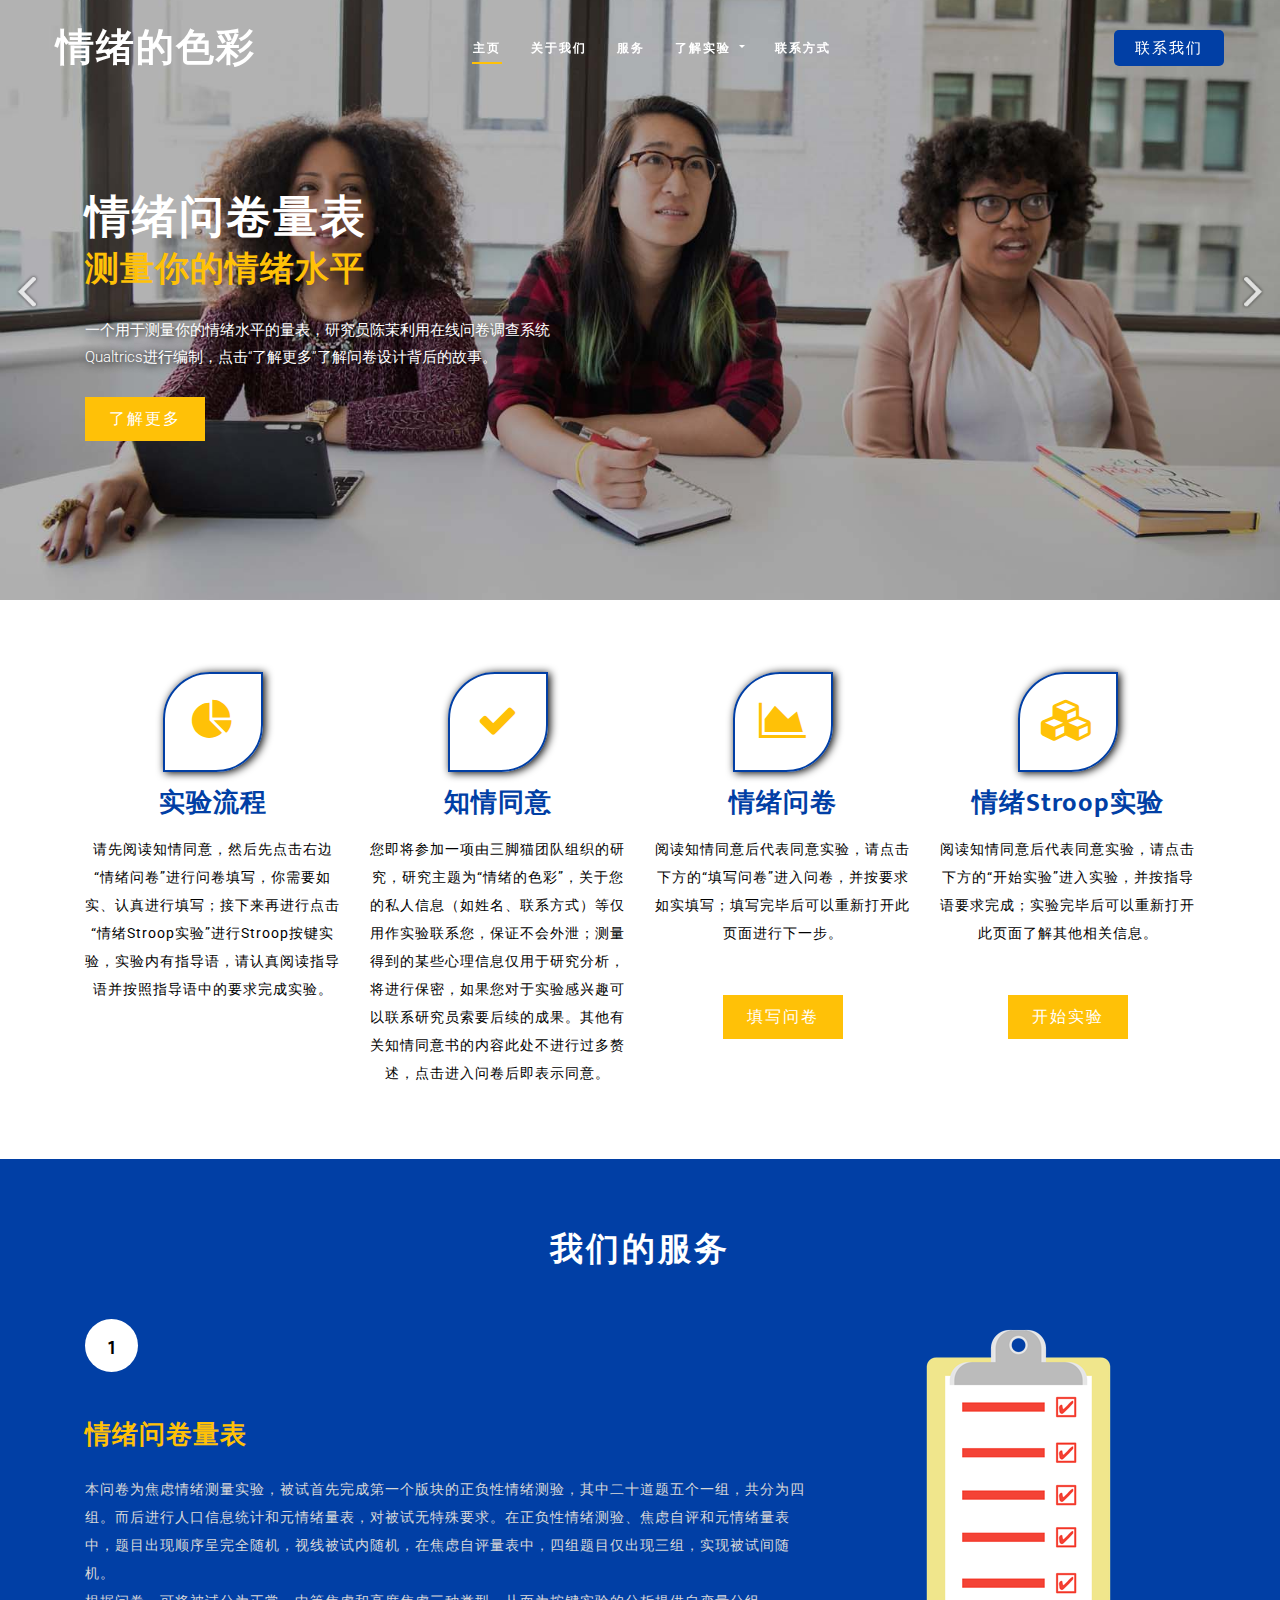
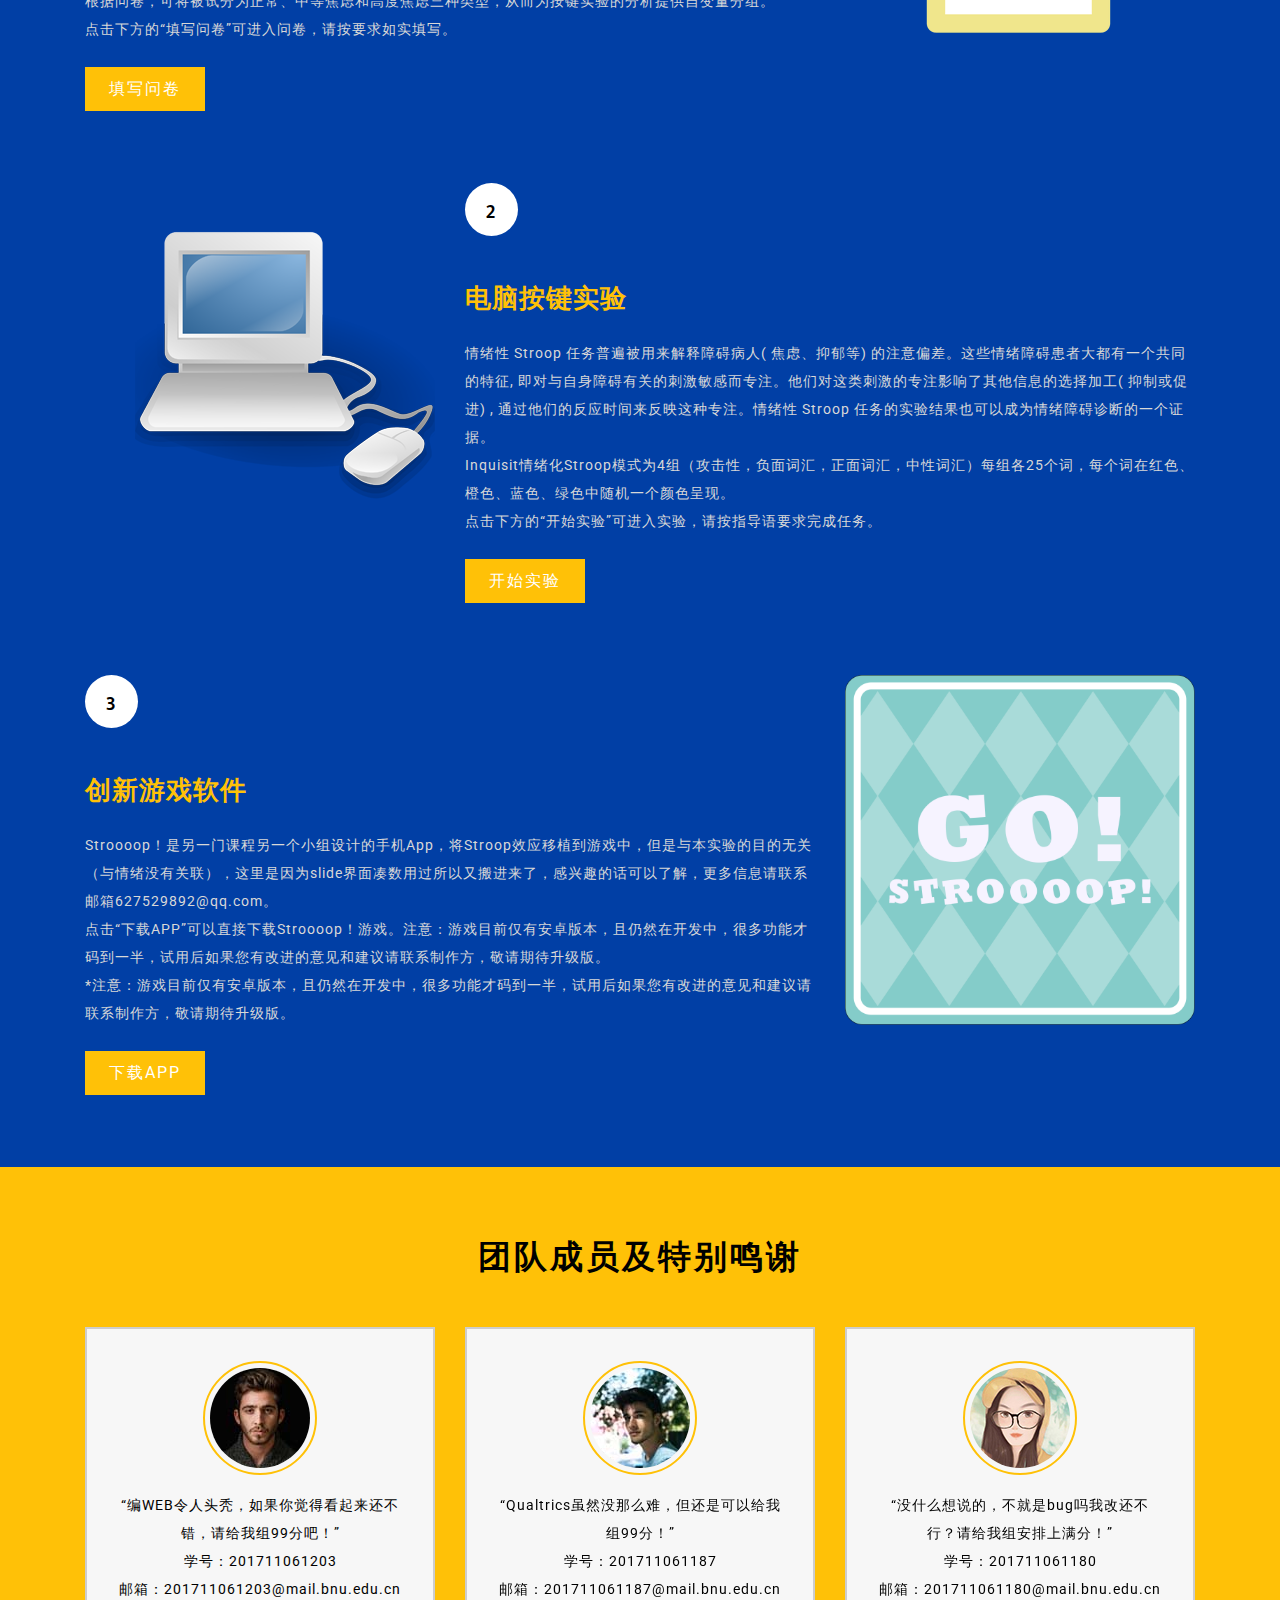
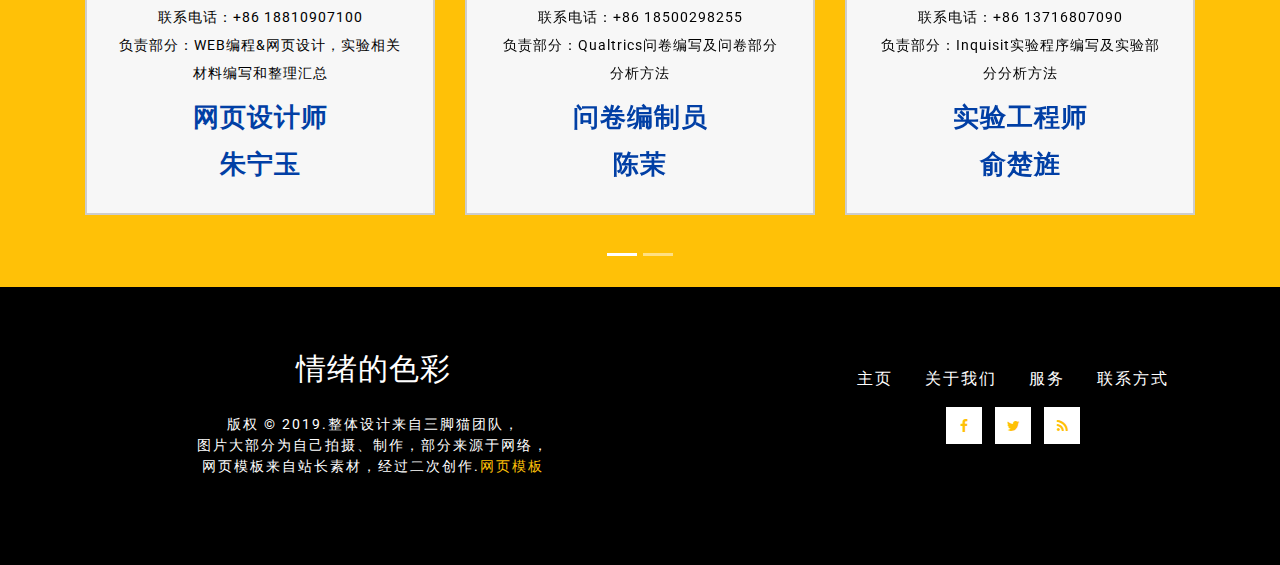
<file: index.html>
<!DOCTYPE html>
<html lang="zxx">
   <head>
      <meta charset="utf-8">
      <title>情绪的色彩-主页</title>
      <!--meta tags -->
      <meta charset="UTF-8">
      <meta name="viewport" content="width=device-width, initial-scale=1">
      <meta name="keywords" content="" />
      <script>
         addEventListener("load", function () {
         	setTimeout(hideURLbar, 0);
         }, false);
         
         function hideURLbar() {
         	window.scrollTo(0, 1);
         }
      </script>
      <!--//meta tags ends here-->
      <!--booststrap-->
      <link href="css/bootstrap.min.css" rel="stylesheet" type="text/css" media="all">
      <!--//booststrap end-->
      <!-- font-awesome icons -->
      <link href="css/font-awesome.css" rel="stylesheet">
      <!-- //font-awesome icons -->
      <!--stylesheets-->
      <link href="css/style.css" rel='stylesheet' type='text/css' media="all">
      <!--//stylesheets-->
      <link href="http://fonts.googleapis.com/css?family=Mukta+Malar:400,500,600,700" rel="stylesheet">
      <link href="http://fonts.googleapis.com/css?family=Roboto:400,500" rel="stylesheet">
   </head>
   <body>
      <div class="header-outs" id="header">
         <!--banner -->
         <div class="header-w3layouts">
            <!--//navigation section -->
            <nav class="navbar navbar-expand-lg navbar-light">
               <div class="hedder-up">
                  <h1><a class="navbar-brand" href="index.html">情绪的色彩</a></h1>
               </div>
               <button class="navbar-toggler" type="button" data-toggle="collapse" data-target="#navbarSupportedContent" aria-controls="navbarSupportedContent" aria-expanded="false" aria-label="Toggle navigation">
               <span class="navbar-toggler-icon"></span>
               </button>
               <div class="collapse navbar-collapse justify-content-end" id="navbarSupportedContent">
                  <ul class="navbar-nav ">
                     <li class="nav-item active">
                        <a class="nav-link" href="index.html">主页 <span class="sr-only">(current)</span></a>
                     </li>
                     <li class="nav-item">
                        <a href="about.html" class="nav-link ">关于我们</a>
                     </li>
                     <li class="nav-item">
                        <a href="service.html" class="nav-link">服务</a>
                     </li>
                     <li class="nav-item dropdown">
                        <a class="nav-link dropdown-toggle" href="#" id="navbarDropdown" role="button" data-toggle="dropdown" aria-haspopup="true" aria-expanded="false">
                        了解实验
                        </a>
                        <div class="dropdown-menu" aria-labelledby="navbarDropdown">
                           <a class="nav-link " href="wenjuanfenxi.html">情绪问卷了解一下</a>
                           <a href="shiyanfenxi.html" class="nav-link">按键实验了解一下</a>
                        </div>
                     </li>
                     <li class="nav-item">
                        <a href="contact.html" class="nav-link">联系方式</a>
                     </li>
                     
                  </ul>
                  <div class="both-butns">
                     <ul>
                        
                        <li>
                           <div class="contact-hedder">
                              <a href="contact.html">
                              联系我们</a>
                           </div>
                        </li>
                     </ul>
                  </div>
               </div>
            </nav>
            <!--//navigation section -->
            <div class="clearfix"> </div>
         </div>
      </div>
      <!-- //Navigation -->
      <!-- Slideshow 4 -->
      <div class="slider">
         <div class="callbacks_container">
            <ul class="rslides" id="slider4">
               <li>
                  <div class="slider-img one-img">
                     <div class="container">
                        <div class="slider-info ">
                           <h5>情绪问卷量表</h5>
                           <div class="slider-sub">
                              <h6>测量你的情绪水平</h6>
                           </div>
                           <div class="bottom-info">
                              <p>
                                 一个用于测量你的情绪水平的量表，研究员陈茉利用在线问卷调查系统Qualtrics进行编制，点击“了解更多”了解问卷设计背后的故事。
                              </p>
                           </div>
                           <div class="outs_more-buttn">
                              <a href="about.html">了解更多</a>
                           </div>
                        </div>
                     </div>
                  </div>
               </li>
               <li>
                  <div class="slider-img two-img">
                     <div class="container">
                        <div class="slider-info ">
                           <h5>情绪Stroop按键实验
                           </h5>
                           <div class="slider-sub">
                              <h6>测量情绪Stroop效应</h6>
                           </div>
                           <div class="bottom-info">
                              <p>
                                 情绪Stroop效应主要是指刺激中的情绪信息对非情绪信息的影响，研究员俞楚旌利用Inquisit软件进行实验程序编制，点击“了解更多”了解实验设计背后的故事。
                              </p>
                           </div>
                           <div class="outs_more-buttn">
                              <a href="about.html">了解更多</a>
                           </div>
                        </div>
                     </div>
                  </div>
               </li>
               <li>
                  <div class="slider-img three-img">
                     <div class="container">
                        <div class="slider-info">
                           <h5>Stroop的另类玩法
                           </h5>
                           <div class="slider-sub">
                              <h6>Stroooop！安卓手机游戏</h6>
                           </div>
                           <div class="bottom-info">
                              <p>
                                 Stroooop！是另一门课程另一个小组设计的手机App，将Stroop效应移植到游戏中，这里是因为想把slide界面凑数成三个才把它搬进来的。点击“了解更多”了解App设计团队信息。
                              </p>
                           </div>
                           <div class="outs_more-buttn">
                              <a href="about.html">了解更多</a>
                           </div>
                        </div>
                     </div>
                  </div>
               </li>
            </ul>
         </div>
         <!-- This is here just to demonstrate the callbacks -->
         <!-- <ul class="events">
            <li>Example 4 callback events</li>
            </ul>-->
         <div class="clearfix"></div>
      </div>
      <!-- //banner -->
      <!-- //about -->
      <section class="about py-lg-4 py-md-3 py-sm-3 py-3">
         <div class="container py-lg-5 py-md-5 py-sm-4 py-4">
            <div class="row w3layout-abt-info text-center">
               <div class="col-lg-3 col-md-6 col-sm-6 abut-list-w3layouts">
                  <div class="abtr-inner-sub">
                     <span class="fa fa-pie-chart" aria-hidden="true"></span>
                     <div class="abt-icon-list-wls mt-3">
                        <h4 class="mb-3">实验流程</h4>
                        <p>请先阅读知情同意，然后先点击右边“情绪问卷”进行问卷填写，你需要如实、认真进行填写；接下来再进行点击“情绪Stroop实验”进行Stroop按键实验，实验内有指导语，请认真阅读指导语并按照指导语中的要求完成实验。
						</p>
                     </div>
                  </div>
               </div>
               <div class="col-lg-3 col-md-6 col-sm-6 abut-list-w3layouts">
                  <div class="abtr-inner-sub">
                     <span class="fa fa-check" aria-hidden="true"></span>
                     <div class="abt-icon-list-wls mt-3">
                        <h4 class="mb-3">知情同意</h4>
                        <p>您即将参加一项由三脚猫团队组织的研究，研究主题为“情绪的色彩”，关于您的私人信息（如姓名、联系方式）等仅用作实验联系您，保证不会外泄；测量得到的某些心理信息仅用于研究分析，将进行保密，如果您对于实验感兴趣可以联系研究员索要后续的成果。其他有关知情同意书的内容此处不进行过多赘述，点击进入问卷后即表示同意。
						</p>
                     </div>
                  </div>
               </div>
               <div class="col-lg-3 col-md-6 col-sm-6 abut-list-w3layouts">
                  <div class="abtr-inner-sub">
                     <span class="fa fa-area-chart" aria-hidden="true"></span>
                     <div class="abt-icon-list-wls mt-3">
                        <h4 class="mb-3">情绪问卷</h4>
						<p>
						阅读知情同意后代表同意实验，请点击下方的“填写问卷”进入问卷，并按要求如实填写；填写完毕后可以重新打开此页面进行下一步。
						</p>
						<br/><br/>
						<div class="outs_more-buttn">
                              <a href="https://bnupsych.asia.qualtrics.com/jfe/form/SV_bmGK4NoVUIzr1yJ">填写问卷</a>
                           </div>
                     </div>
                  </div>
               </div>
               <div class="col-lg-3 col-md-6 col-sm-6 abut-list-w3layouts">
                  <div class="abtr-inner-sub">
                     <span class="fa fa-cubes" aria-hidden="true"></span>
                     <div class="abt-icon-list-wls mt-3">
                        <h4 class="mb-3">情绪Stroop实验</h4>
                        <p>
						阅读知情同意后代表同意实验，请点击下方的“开始实验”进入实验，并按指导语要求完成；实验完毕后可以重新打开此页面了解其他相关信息。
						</p>
						<br/><br/>
						<div class="outs_more-buttn">
                              <a href="https://research.millisecond.com/weicong1203/expfinalofzny.web">开始实验</a>
                           </div>
                     </div>
                  </div>
               </div>
            </div>
         </div>
      </section>
      <!--//about -->
      <!--service  -->
      <section class="service py-lg-4 py-md-3 py-sm-3 py-3" id="service">
         <div class="container py-lg-5 py-md-5 py-sm-4 py-3">
            <h3 class="title clr text-center mb-lg-5 mb-md-4 mb-sm-4 mb-3">我们的服务</h3>
            <div class="row top-service pb-lg-4 pb-md-3 pb-2">
               <div class="col-lg-8 col-md-8 service-wthree-info-left" >
                  <div class="mb-lg-5 mb-md-4 mb-3 service-num-left">
                     <h6>1</h6>
                  </div>
                  <h4 class="mb-lg-4 mb-3"> 情绪问卷量表</h4>
                  <p>
				  本问卷为焦虑情绪测量实验，被试首先完成第一个版块的正负性情绪测验，其中二十道题五个一组，共分为四组。而后进行人口信息统计和元情绪量表，对被试无特殊要求。在正负性情绪测验、焦虑自评和元情绪量表中，题目出现顺序呈完全随机，视线被试内随机，在焦虑自评量表中，四组题目仅出现三组，实现被试间随机。<br/>
				  根据问卷，可将被试分为正常、中等焦虑和高度焦虑三种类型，从而为按键实验的分析提供自变量分组。<br/>
				  点击下方的“填写问卷”可进入问卷，请按要求如实填写。<br/>
				  </p>
				  <br/>
				  <div class="outs_more-buttn">
                              <a href="https://bnupsych.asia.qualtrics.com/jfe/form/SV_bmGK4NoVUIzr1yJ">填写问卷</a>
                           </div>
               </div>
               <div class="col-lg-4 col-md-4 ser-service gap-service text-center">
                  <div class="service-icon-one">
                     <img src="images/ser1.png" alt="" class="img-fluid">
                  </div>
               </div>
            </div>
            <div class=" my-lg-5 my-md-4 my-sm-4 my-3 row mid-service">
               <div class="col-lg-4 col-md-4 ser-service  text-center">
                  <div class="service-icon-two move-right">
                     <img src="images/ser2.png" alt="" class="img-fluid">
                  </div>
               </div>
               <div class="col-lg-8 col-md-8 service-wthree-info-left">
                  <div class="mb-lg-5 mb-md-4 mb-3 service-num-left">
                     <h6>2</h6>
                  </div>
                  <h4 class="mb-lg-4 mb-3">电脑按键实验</h4>
                  <p>
				  情绪性 Stroop 任务普遍被用来解释障碍病人( 焦虑、抑郁等) 的注意偏差。这些情绪障碍患者大都有一个共同的特征, 即对与自身障碍有关的刺激敏感而专注。他们对这类刺激的专注影响了其他信息的选择加工( 抑制或促进) , 通过他们的反应时间来反映这种专注。情绪性 Stroop 任务的实验结果也可以成为情绪障碍诊断的一个证据。<br/>
				  Inquisit情绪化Stroop模式为4组（攻击性，负面词汇，正面词汇，中性词汇）每组各25个词，每个词在红色、橙色、蓝色、绿色中随机一个颜色呈现。<br/>
				  点击下方的“开始实验”可进入实验，请按指导语要求完成任务。
				  </p>
				  <br/>
				  <div class="outs_more-buttn">
                              <a href="https://research.millisecond.com/weicong1203/expfinalofzny.web">开始实验</a>
                           </div>
               </div>
            </div>
            <div class="row bottom-service pt-lg-4 pt-md-3 pt-2">
               <div class="col-lg-8 col-md-8 service-wthree-info-left" >
                  <div class="mb-lg-5 mb-md-4 mb-3 service-num-left">
                     <h6>3</h6>
                  </div>
                  <h4 class="mb-lg-4 mb-3">创新游戏软件</h4>
                  <p>
				  Stroooop！是另一门课程另一个小组设计的手机App，将Stroop效应移植到游戏中，但是与本实验的目的无关（与情绪没有关联），这里是因为slide界面凑数用过所以又搬进来了，感兴趣的话可以了解，更多信息请联系邮箱627529892@qq.com。<br/>
				  点击“下载APP”可以直接下载Stroooop！游戏。注意：游戏目前仅有安卓版本，且仍然在开发中，很多功能才码到一半，试用后如果您有改进的意见和建议请联系制作方，敬请期待升级版。
				  <br/>*注意：游戏目前仅有安卓版本，且仍然在开发中，很多功能才码到一半，试用后如果您有改进的意见和建议请联系制作方，敬请期待升级版。<br/>
				  </p>
				  <br/>
				  <div class="outs_more-buttn">
                              <a href="https://judycn.github.io/expfinal/app/Stroooop!exam.apk" download="Stroooop!">下载APP</a>
                           </div>
               </div>
               <div class="col-lg-4 col-md-4 ser-service gap-service text-center">
                  <div class="service-icon-three">
                     <img src="images/ser3.png" alt="" class="img-fluid">
                  </div>
               </div>
            </div>
         </div>
      </section>
      <!--//service  -->
      <!--Team-->
      <section class="clients py-lg-4 py-md-3 py-sm-3 py-3">
         <div class="container py-lg-5 py-md-5 py-sm-4 py-3">
            <h3 class="title text-center mb-lg-5 mb-md-4 mb-sm-4 mb-3">团队成员及特别鸣谢</h3>
            <div class="team text-center">
               <div id="blogCarousel" class="carousel slide" data-ride="carousel">
                  <ol class="carousel-indicators">
                     <li data-target="#blogCarousel" data-slide-to="0" class="active"></li>
                     <li data-target="#blogCarousel" data-slide-to="1">
                  </ol>
                  <!-- Carousel items -->
                  <div class="carousel-inner">
                     <div class="carousel-item active">
                        <div class="row">
                           <div class="col-lg-4 clients-gride-img ">
                              <div class="clients-gride-grid">
                                 <div class="mb-3 clients-w3pvt-img">
                                    <img src="images/c1.jpg" alt=" " class="img-fluid">
                                 </div>
                                 <div class="clients-color-wthree text-center">
                                    <p>
									“编WEB令人头秃，如果你觉得看起来还不错，请给我组99分吧！”<br/>
									学号：201711061203<br/>
									邮箱：201711061203@mail.bnu.edu.cn<br/>
									联系电话：+86 18810907100<br/>
									负责部分：WEB编程&网页设计，实验相关材料编写和整理汇总<br/>
                                    </p>
                                    <div class="clients-txt-wls">
									   <h4 class="mt-3">网页设计师</h4>
                                       <h4 class="mt-3">朱宁玉</h4>
                                    </div>
                                 </div>
                              </div>
                           </div>
                           <div class="col-lg-4 clients-gride-img ">
                              <div class="clients-gride-grid">
                                 <div class="mb-3 clients-w3pvt-img">
                                    <img src="images/c2.jpg" alt=" " class="img-fluid">
                                 </div>
                                 <div class="clients-color-wthree text-center">
                                    <p>
									“Qualtrics虽然没那么难，但还是可以给我组99分！”<br/>
									学号：201711061187<br/>
									邮箱：201711061187@mail.bnu.edu.cn<br/>
									联系电话：+86 18500298255<br/>
									负责部分：Qualtrics问卷编写及问卷部分分析方法<br/>
                                    </p>
                                    <div class="clients-txt-wls">
									   <h4 class="mt-3">问卷编制员</h4>
                                       <h4 class="mt-3">陈茉</h4>
                                    </div>
                                 </div>
                              </div>
                           </div>
                           <div class="col-lg-4 clients-gride-img ">
                              <div class="clients-gride-grid">
                                 <div class="mb-3 clients-w3pvt-img">
                                    <img src="images/c3.jpg" alt=" " class="img-fluid">
                                 </div>
                                 <div class="clients-color-wthree text-center">
                                    <p>
									“没什么想说的，不就是bug吗我改还不行？请给我组安排上满分！”<br/>
									学号：201711061180<br/>
									邮箱：201711061180@mail.bnu.edu.cn<br/>
									联系电话：+86 13716807090<br/>
									负责部分：Inquisit实验程序编写及实验部分分析方法<br/>
									</p>
                                    <div class="clients-txt-wls">
									   <h4 class="mt-3">实验工程师</h4>
                                       <h4 class="mt-3 ">俞楚旌</h4>
                                    </div>
                                 </div>
                              </div>
                           </div>
                        </div>
                     </div>
                     <!--.row-->
                     <div class="carousel-item">
                        <div class="row">
                           <div class="col-lg-4 clients-gride-img">
                              <div class="clients-gride-grid">
                                 <div class="mb-3 clients-w3pvt-img">
                                    <img src="images/c4.jpg" alt=" " class="img-fluid">
                                 </div>
                                 <div class="clients-color-wthree text-center">
                                    <p>另一门课程的小组研发了Stroooop！手机游戏，研发团队成员分别来自15、16、17级，由心理学部和地理学部的四名同学共同完成，了解更多信息可以联系邮箱627529892@qq.com。
                                    </p>
                                    <div class="clients-txt-wls">
                                       <h4 class="mt-3">某不知名课程小组</h4>
                                    </div>
                                 </div>
                              </div>
                           </div>
                           <div class="col-lg-4 clients-gride-img">
                              <div class="clients-gride-grid">
                                 <div class="mb-3 clients-w3pvt-img">
                                    <img src="images/c5.jpg" alt=" " class="img-fluid">
                                 </div>
                                 <div class="clients-color-wthree text-center">
                                    <p>
									特别感谢实验心理学实验班级的助教李琴琴师姐，放假还一直坚守岗位为同学们答疑解惑，师姐辛苦了！我们用并不娴熟的技艺交出这样一份作业，已经竭尽所能，希望老师和师姐也能满意。 
                                    </p>
                                    <div class="clients-txt-wls">
                                       <h4 class="mt-3">助教-李琴琴</h4>
                                    </div>
                                 </div>
                              </div>
                           </div>
                           <div class="col-lg-4 clients-gride-img">
                              <div class="clients-gride-grid">
                                 <div class="mb-3 clients-w3pvt-img">
                                    <img src="images/c6.jpg" alt=" " class="img-fluid">
                                 </div>
                                 <div class="clients-color-wthree text-center">
                                    <p>
									特别感谢实验心理学实验班级后半部分课程的李琦老师，感谢您给我们教授这些有点意思的东西，未来我们努力运用这些神奇的技术做更多有趣的东西。
                                    </p>
                                    <div class="clients-txt-wls">
                                       <h4 class="mt-3 ">网页部分-李老师</h4>
                                    </div>
                                 </div>
                              </div>
                           </div>
                        </div>
                     </div>
                     <!--.row-->
               </div>
            </div>
         </div>
         <!--carousel-inner-->
      </section>
      <!--//team-->
      <!--footer-->
      <footer class="buttom-footer py-lg-5 py-md-4 py-sm-3 py-3">
         <div class="container-fluid py-3">
            <div class="row">
               <div class="col-lg-7 col-md-7">
                  <div class="headder-logo-icon text-center">
                     <h2><a href="index.html">情绪的色彩</a></h2>
                  </div>
                  <div class="footer-bottom py-lg-4 py-md-3 py-2 text-center">
                     <p>版权 &copy; 2019.整体设计来自三脚猫团队，<br/>
					 图片大部分为自己拍摄、制作，部分来源于网络，<br/>
					 网页模板来自站长素材，经过二次创作.<a target="_blank" href="http://sc.chinaz.com/moban/">&#x7F51;&#x9875;&#x6A21;&#x677F;</a></p>
                  </div>
               </div>
               <div class="col-lg-5 col-md-5">
                  <div class="buttom-nav py-2">
                     <nav class="border-line">
                        <ul class="nav justify-content-center">
                           <li class="nav-item active">
                              <a class="nav-link" href="index.html">主页 <span class="sr-only">(current)</span></a>
                           </li>
                           <li class="nav-item">
                              <a href="about.html" class="nav-link ">关于我们</a>
                           </li>
                           <li class="nav-item">
                              <a href="service.html" class="nav-link">服务</a>
                           </li>
                           <li class="nav-item">
                              <a href="contact.html" class="nav-link">联系方式</a>
                           </li>
                        </ul>
                     </nav>
                  </div>
                  <div class="icons text-center">
                     <ul>
                        <li><a href="#"><span class="fa fa-facebook"></span></a></li>
                        <li><a href="#"><span class="fa fa-twitter"></span></a></li>
                        <li><a href="#"><span class="fa fa-rss"></span></a></li>
                     </ul>
                  </div>
               </div>
            </div>
         </div>
      </footer>
      <!--//footer-->
      <!--js working-->
      <script src='js/jquery-2.2.3.min.js'></script>
      <!--//js working--> 
      <!--responsiveslides banner-->
      <script src="js/responsiveslides.min.js"></script>
      <script>
         // You can also use "$(window).load(function() {"
         $(function () {
         	// Slideshow 4
         	$("#slider4").responsiveSlides({
         		auto:true,
         		pager:false,
         		nav:true,
         		speed: 900,
         		namespace: "callbacks",
         		before: function () {
         			$('.events').append("<li>before event fired.</li>");
         		},
         		after: function () {
         			$('.events').append("<li>after event fired.</li>");
         		}
         	});
         
         });
      </script>
      <!--// responsiveslides banner-->	 
      <!--About OnScroll-Number-Increase-JavaScript -->
      <script src="js/jquery.waypoints.min.js"></script>
      <script src="js/jquery.countup.js"></script>
      <script>
         $('.counter').countUp();
      </script>
      <!-- //OnScroll-Number-Increase-JavaScript -->  
      <!-- start-smoth-scrolling -->
      <script src="js/move-top.js"></script>
      <script src="js/easing.js"></script>
      <script>
         jQuery(document).ready(function ($) {
         	$(".scroll").click(function (event) {
         		event.preventDefault();
         		$('html,body').animate({
         			scrollTop: $(this.hash).offset().top
         		}, 900);
         	});
         });
      </script>
      <!-- start-smoth-scrolling -->
      <!-- here stars scrolling icon -->
      <script>
         $(document).ready(function () {
         
         	var defaults = {
         		containerID: 'toTop', // fading element id
         		containerHoverID: 'toTopHover', // fading element hover id
         		scrollSpeed: 1100,
         		easingType: 'linear'
         	};
         
         
         	$().UItoTop({
         		easingType: 'easeOutQuart'
         	});
         
         });
      </script>
      <!-- //here ends scrolling icon -->
      <!--bootstrap working-->
      <script src="js/bootstrap.min.js"></script>
      <!-- //bootstrap working-->
   </body>
</html>
</file>
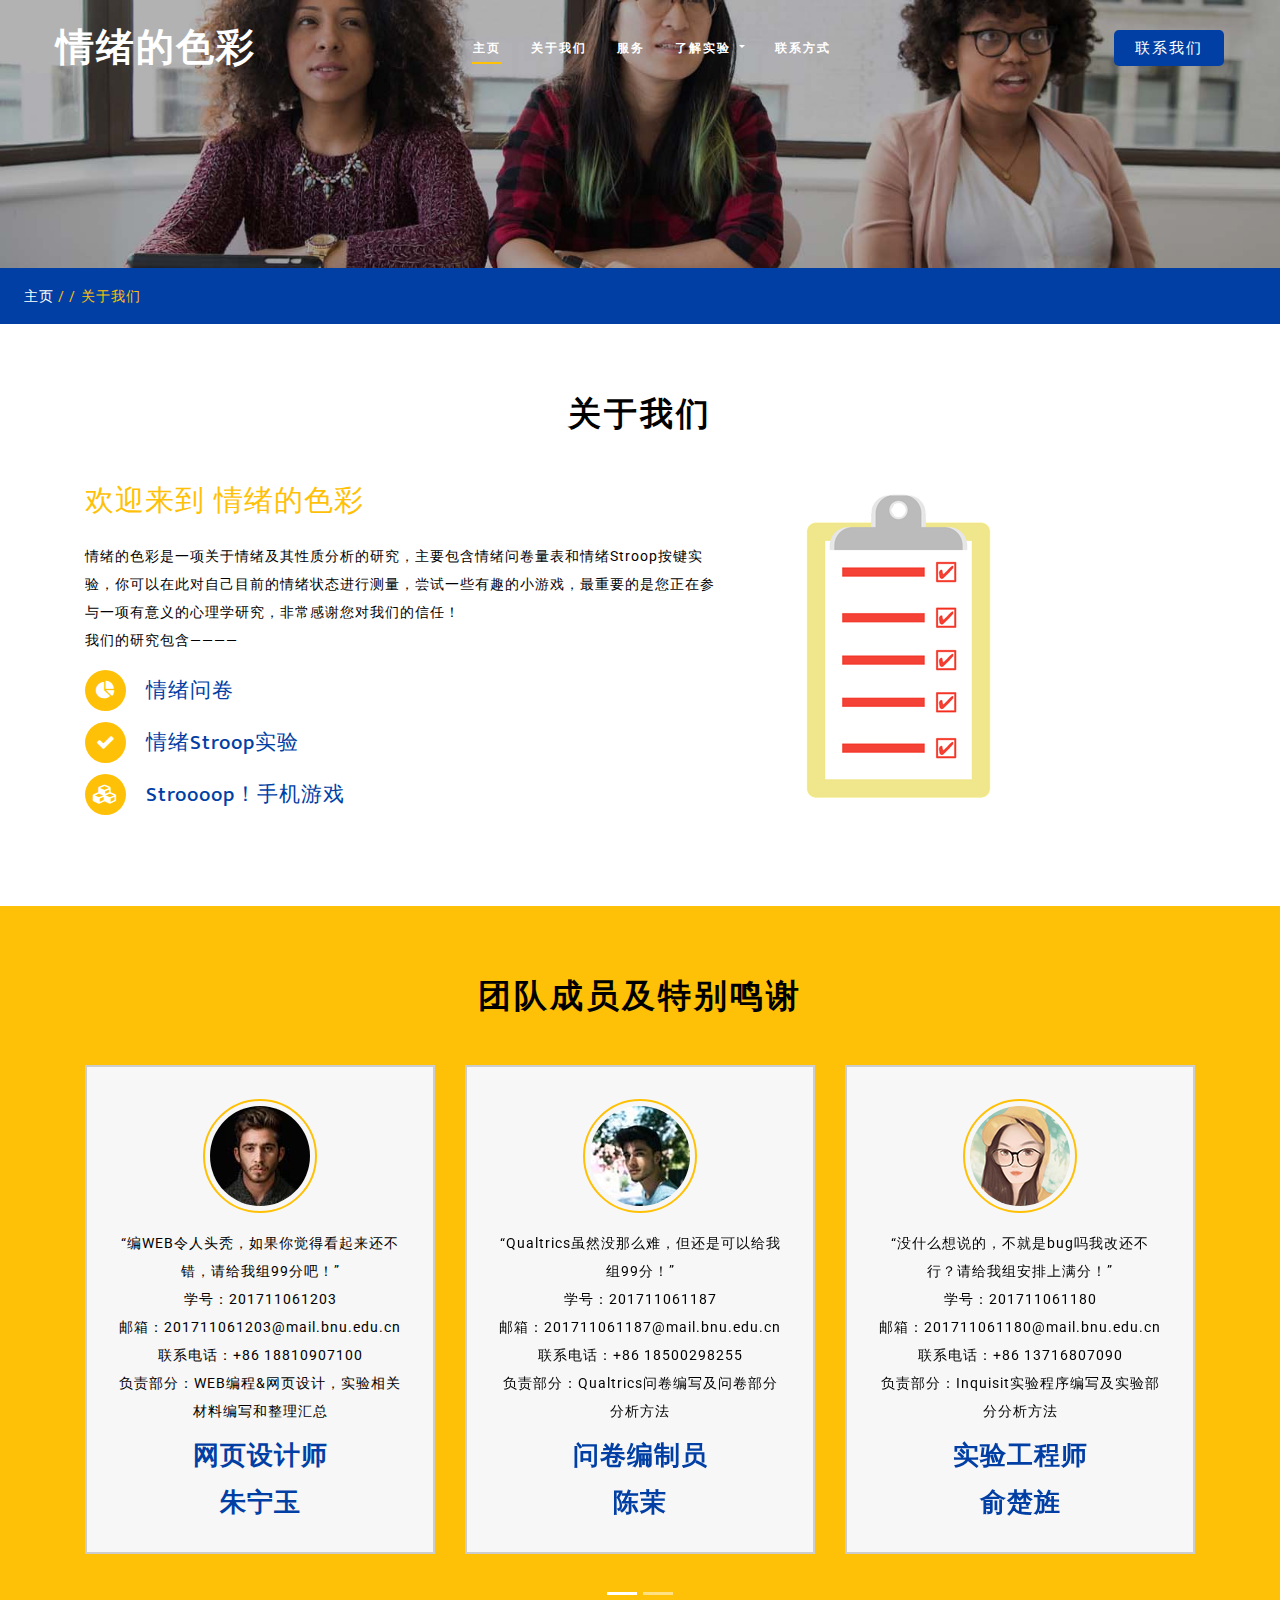
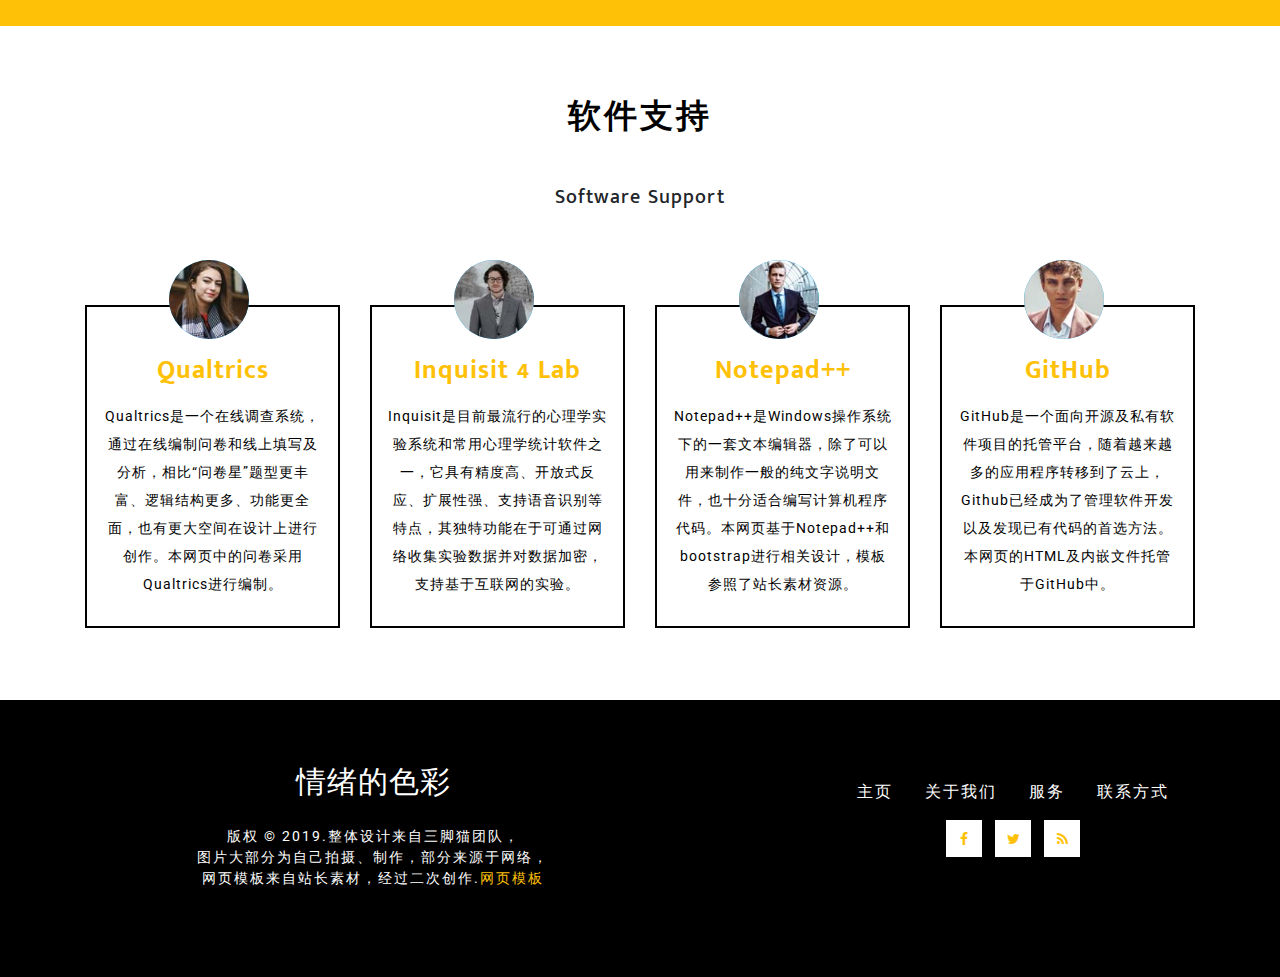
<file: about.html>
<!DOCTYPE html>
<html lang="zxx">
   <head>
      <meta charset="utf-8">
      <title>情绪的色彩-关于我们</title>
      <!--meta tags -->
      <meta charset="UTF-8">
      <meta name="viewport" content="width=device-width, initial-scale=1">
      <meta name="keywords" content="" />
      <script>
         addEventListener("load", function () {
         	setTimeout(hideURLbar, 0);
         }, false);
         
         function hideURLbar() {
         	window.scrollTo(0, 1);
         }
      </script>
      <!--//meta tags ends here-->
      <!--booststrap-->
      <link href="css/bootstrap.min.css" rel="stylesheet" type="text/css" media="all">
      <!--//booststrap end-->
      <!-- font-awesome icons -->
      <link href="css/font-awesome.css" rel="stylesheet">
      <!-- //font-awesome icons -->
      <!--stylesheets-->
      <link href="css/style.css" rel='stylesheet' type='text/css' media="all">
      <!--//stylesheets-->
      <link href="http://fonts.googleapis.com/css?family=Mukta+Malar:400,500,600,700" rel="stylesheet">
      <link href="http://fonts.googleapis.com/css?family=Roboto:400,500" rel="stylesheet">
   </head>
   <body>
      <div class="header-outs" id="header">
         <!--banner -->
         <div class="header-w3layouts">
            <!--//navigation section -->
            <nav class="navbar navbar-expand-lg navbar-light">
               <div class="hedder-up">
                  <h1><a class="navbar-brand" href="index.html">情绪的色彩</a></h1>
               </div>
               <button class="navbar-toggler" type="button" data-toggle="collapse" data-target="#navbarSupportedContent" aria-controls="navbarSupportedContent" aria-expanded="false" aria-label="Toggle navigation">
               <span class="navbar-toggler-icon"></span>
               </button>
               <div class="collapse navbar-collapse justify-content-end" id="navbarSupportedContent">
                  <ul class="navbar-nav ">
                     <li class="nav-item active">
                        <a class="nav-link" href="index.html">主页 <span class="sr-only">(current)</span></a>
                     </li>
                     <li class="nav-item">
                        <a href="about.html" class="nav-link ">关于我们</a>
                     </li>
                     <li class="nav-item">
                        <a href="service.html" class="nav-link">服务</a>
                     </li>
                     <li class="nav-item dropdown">
                        <a class="nav-link dropdown-toggle" href="#" id="navbarDropdown" role="button" data-toggle="dropdown" aria-haspopup="true" aria-expanded="false">
                        了解实验
                        </a>
                        <div class="dropdown-menu" aria-labelledby="navbarDropdown">
                           <a class="nav-link " href="wenjuanfenxi.html">情绪问卷了解一下</a>
                           <a href="shiyanfenxi.html" class="nav-link">按键实验了解一下</a>
                        </div>
                     </li>
                     <li class="nav-item">
                        <a href="contact.html" class="nav-link">联系方式</a>
                     </li>
                     
                  </ul>
                  <div class="both-butns">
                     <ul>
                        
                        <li>
                           <div class="contact-hedder">
                              <a href="contact.html">
                              联系我们</a>
                           </div>
                        </li>
                     </ul>
                  </div>
               </div>
            </nav>
            <!--//navigation section -->
            <div class="clearfix"> </div>
         </div>
      </div>
      <!--//headder-->
      <!-- banner -->
      <div class="inner_page-banner one-img">
      </div>
      <!--//banner -->
      <!-- short -->
      <div class="using-border py-3">
         <div class="inner_breadcrumb  ml-4">
            <ul class="short_ls">
               <li>
                  <a href="index.html">主页</a>
                  <span>/ /</span>
               </li>
               <li>关于我们</li>
            </ul>
         </div>
      </div>
      <!-- //short-->
      <!--about-->
      <!--about-one-->
      <section class="about-inner py-lg-4 py-md-3 py-sm-3 py-3">
         <div class="container py-lg-5 py-md-4 py-sm-4 py-3">
            <h3 class="title text-center mb-lg-5 mb-md-4 mb-sm-4 mb-3">关于我们</h3>
            <div class="row">
               <div class="col-lg-7 col-md-6 ">
                  <div class="inner-abt-info">
                     <div class="mb-lg-4 mb-md-3 mb-3 abut-inner-head">
                        <h4>欢迎来到 情绪的色彩</h4>
                     </div>
                     <p>情绪的色彩是一项关于情绪及其性质分析的研究，主要包含情绪问卷量表和情绪Stroop按键实验，你可以在此对自己目前的情绪状态进行测量，尝试一些有趣的小游戏，最重要的是您正在参与一项有意义的心理学研究，非常感谢您对我们的信任！
					 <br/>
					 我们的研究包含————
					 </p>
                     <div class="mt-3 list-job-grid">
                        <ul >
                           <li >
                              <span class="fa fa-pie-chart" aria-hidden="true"></span> 
                              <h6>情绪问卷</h6>
                           </li>
                           <li>
                              <span class="fa fa-check" aria-hidden="true"></span> 
                              <h6>情绪Stroop实验</h6>
                           </li>
                           <li>
                              <span class="fa fa-cubes" aria-hidden="true"></span> 
                              <h6>Stroooop！手机游戏</h6>
                           </li>
                        </ul>
                     </div>
                  </div>
               </div>
               <div class="col-lg-5 col-md-6 inner-icon">
                  <img src="images/ser1.png" alt="" class="img-fluid">
               </div>
            </div>
         </div>
      </section>
      <!--//about-->
      <!--Team-->
      <section class="clients py-lg-4 py-md-3 py-sm-3 py-3">
         <div class="container py-lg-5 py-md-5 py-sm-4 py-3">
            <h3 class="title text-center mb-lg-5 mb-md-4 mb-sm-4 mb-3">团队成员及特别鸣谢</h3>
            <div class="team text-center">
               <div id="blogCarousel" class="carousel slide" data-ride="carousel">
                  <ol class="carousel-indicators">
                     <li data-target="#blogCarousel" data-slide-to="0" class="active"></li>
                     <li data-target="#blogCarousel" data-slide-to="1">
                  </ol>
                  <!-- Carousel items -->
                  <div class="carousel-inner">
                     <div class="carousel-item active">
                        <div class="row">
                           <div class="col-lg-4 clients-gride-img ">
                              <div class="clients-gride-grid">
                                 <div class="mb-3 clients-w3pvt-img">
                                    <img src="images/c1.jpg" alt=" " class="img-fluid">
                                 </div>
                                 <div class="clients-color-wthree text-center">
                                    <p>
									“编WEB令人头秃，如果你觉得看起来还不错，请给我组99分吧！”<br/>
									学号：201711061203<br/>
									邮箱：201711061203@mail.bnu.edu.cn<br/>
									联系电话：+86 18810907100<br/>
									负责部分：WEB编程&网页设计，实验相关材料编写和整理汇总<br/>
                                    </p>
                                    <div class="clients-txt-wls">
									   <h4 class="mt-3">网页设计师</h4>
                                       <h4 class="mt-3">朱宁玉</h4>
                                    </div>
                                 </div>
                              </div>
                           </div>
                           <div class="col-lg-4 clients-gride-img ">
                              <div class="clients-gride-grid">
                                 <div class="mb-3 clients-w3pvt-img">
                                    <img src="images/c2.jpg" alt=" " class="img-fluid">
                                 </div>
                                 <div class="clients-color-wthree text-center">
                                    <p>
									“Qualtrics虽然没那么难，但还是可以给我组99分！”<br/>
									学号：201711061187<br/>
									邮箱：201711061187@mail.bnu.edu.cn<br/>
									联系电话：+86 18500298255<br/>
									负责部分：Qualtrics问卷编写及问卷部分分析方法<br/>
                                    </p>
                                    <div class="clients-txt-wls">
									   <h4 class="mt-3">问卷编制员</h4>
                                       <h4 class="mt-3">陈茉</h4>
                                    </div>
                                 </div>
                              </div>
                           </div>
                           <div class="col-lg-4 clients-gride-img ">
                              <div class="clients-gride-grid">
                                 <div class="mb-3 clients-w3pvt-img">
                                    <img src="images/c3.jpg" alt=" " class="img-fluid">
                                 </div>
                                 <div class="clients-color-wthree text-center">
                                    <p>
									“没什么想说的，不就是bug吗我改还不行？请给我组安排上满分！”<br/>
									学号：201711061180<br/>
									邮箱：201711061180@mail.bnu.edu.cn<br/>
									联系电话：+86 13716807090<br/>
									负责部分：Inquisit实验程序编写及实验部分分析方法<br/>
									</p>
                                    <div class="clients-txt-wls">
									   <h4 class="mt-3">实验工程师</h4>
                                       <h4 class="mt-3 ">俞楚旌</h4>
                                    </div>
                                 </div>
                              </div>
                           </div>
                        </div>
                     </div>
                     <!--.row-->
                     <div class="carousel-item">
                        <div class="row">
                           <div class="col-lg-4 clients-gride-img">
                              <div class="clients-gride-grid">
                                 <div class="mb-3 clients-w3pvt-img">
                                    <img src="images/c4.jpg" alt=" " class="img-fluid">
                                 </div>
                                 <div class="clients-color-wthree text-center">
                                    <p>另一门课程的小组研发了Stroooop！手机游戏，研发团队成员分别来自15、16、17级，由心理学部和地理学部的四名同学共同完成，了解更多信息可以联系邮箱627529892@qq.com。
                                    </p>
                                    <div class="clients-txt-wls">
                                       <h4 class="mt-3">某不知名课程小组</h4>
                                    </div>
                                 </div>
                              </div>
                           </div>
                           <div class="col-lg-4 clients-gride-img">
                              <div class="clients-gride-grid">
                                 <div class="mb-3 clients-w3pvt-img">
                                    <img src="images/c5.jpg" alt=" " class="img-fluid">
                                 </div>
                                 <div class="clients-color-wthree text-center">
                                    <p>
									特别感谢实验心理学实验班级的助教李琴琴师姐，放假还一直坚守岗位为同学们答疑解惑，师姐辛苦了！我们用并不娴熟的技艺交出这样一份作业，已经竭尽所能，希望老师和师姐也能满意。 
                                    </p>
                                    <div class="clients-txt-wls">
                                       <h4 class="mt-3">助教-李琴琴</h4>
                                    </div>
                                 </div>
                              </div>
                           </div>
                           <div class="col-lg-4 clients-gride-img">
                              <div class="clients-gride-grid">
                                 <div class="mb-3 clients-w3pvt-img">
                                    <img src="images/c6.jpg" alt=" " class="img-fluid">
                                 </div>
                                 <div class="clients-color-wthree text-center">
                                    <p>
									特别感谢实验心理学实验班级后半部分课程的李琦老师，感谢您给我们教授这些有点意思的东西，未来我们努力运用这些神奇的技术做更多有趣的东西。
                                    </p>
                                    <div class="clients-txt-wls">
                                       <h4 class="mt-3 ">网页部分-李老师</h4>
                                    </div>
                                 </div>
                              </div>
                           </div>
                        </div>
                     </div>
                     <!--.row-->
               </div>
            </div>
         </div>
         <!--carousel-inner-->
      </section>
      <!--//team-->
      <!--software-->
      <section class="team py-lg-4 py-md-3 py-sm-3 py-3">
         <div class="container py-lg-5 py-md-5 py-sm-4 py-3">
            <h3 class="title text-center mb-lg-5 mb-md-4 mb-sm-4 mb-3">软件支持</h3>
			<h5 class="title text-center mb-lg-5 mb-md-4 mb-sm-4 mb-3">Software Support</h5>
            <div class="row pt-lg-5 pt-md-5 pt-sm-4 pt-3">
               <div class="col-lg-3 col-md-6 col-sm-6 ser-icon text-center">
                  <div class="team-position">
                     <div class="icon-wthree-top">
                        <img src="images/t1.jpg" alt="" class="img-fluid">
                     </div>
                     <div class="team-text-wthree">
                        <h4>
                           Qualtrics
                        </h4>
                        <p class="mt-3">
						Qualtrics是一个在线调查系统，通过在线编制问卷和线上填写及分析，相比“问卷星”题型更丰富、逻辑结构更多、功能更全面，也有更大空间在设计上进行创作。本网页中的问卷采用Qualtrics进行编制。
						</p>
                     </div>
                  </div>
               </div>
               <div class="col-lg-3 col-md-6 col-sm-6 ser-icon text-center">
                  <div class="team-position">
                     <div class="icon-wthree-top">
                        <img src="images/t2.jpg" alt="" class="img-fluid">
                     </div>
                     <div class="team-text-wthree">
                        <h4>
                           Inquisit 4 Lab
                        </h4>
                        <p class="mt-3">Inquisit是目前最流行的心理学实验系统和常用心理学统计软件之一，它具有精度高、开放式反应、扩展性强、支持语音识别等特点，其独特功能在于可通过网络收集实验数据并对数据加密，支持基于互联网的实验。
						</p>
                     </div>
                  </div>
               </div>
               <div class="col-lg-3 col-md-6 col-sm-6 ser-icon text-center">
                  <div class="team-position">
                     <div class="icon-wthree-top">
                        <img src="images/t3.jpg" alt="" class="img-fluid">
                     </div>
                     <div class="team-text-wthree">
                        <h4>
                           Notepad++
                        </h4>
                        <p class="mt-3"> Notepad++是Windows操作系统下的一套文本编辑器，除了可以用来制作一般的纯文字说明文件，也十分适合编写计算机程序代码。本网页基于Notepad++和bootstrap进行相关设计，模板参照了站长素材资源。
						</p>
                     </div>
                  </div>
               </div>
               <div class="col-lg-3 col-md-6 col-sm-6 ser-icon text-center">
                  <div class="team-position">
                     <div class="icon-wthree-top">
                        <img src="images/t4.jpg" alt="" class="img-fluid">
                     </div>
                     <div class="team-text-wthree">
                        <h4>
                           GitHub
                        </h4>
                        <p class="mt-3">GitHub是一个面向开源及私有软件项目的托管平台，随着越来越多的应用程序转移到了云上，Github已经成为了管理软件开发以及发现已有代码的首选方法。本网页的HTML及内嵌文件托管于GitHub中。
						</p>
                     </div>
                  </div>
               </div>
            </div>
         </div>
      </section>
      <!--//team-->
      <!--footer-->
      <footer class="buttom-footer py-lg-5 py-md-4 py-sm-3 py-3">
         <div class="container-fluid py-3">
            <div class="row">
               <div class="col-lg-7 col-md-7">
                  <div class="headder-logo-icon text-center">
                     <h2><a href="index.html">情绪的色彩</a></h2>
                  </div>
                  <div class="footer-bottom py-lg-4 py-md-3 py-2 text-center">
                     <p>版权 &copy; 2019.整体设计来自三脚猫团队，<br/>
					 图片大部分为自己拍摄、制作，部分来源于网络，<br/>
					 网页模板来自站长素材，经过二次创作.<a target="_blank" href="http://sc.chinaz.com/moban/">&#x7F51;&#x9875;&#x6A21;&#x677F;</a></p>
                  </div>
               </div>
               <div class="col-lg-5 col-md-5">
                  <div class="buttom-nav py-2">
                     <nav class="border-line">
                        <ul class="nav justify-content-center">
                           <li class="nav-item active">
                              <a class="nav-link" href="index.html">主页 <span class="sr-only">(current)</span></a>
                           </li>
                           <li class="nav-item">
                              <a href="about.html" class="nav-link ">关于我们</a>
                           </li>
                           <li class="nav-item">
                              <a href="service.html" class="nav-link">服务</a>
                           </li>
                           <li class="nav-item">
                              <a href="contact.html" class="nav-link">联系方式</a>
                           </li>
                        </ul>
                     </nav>
                  </div>
                  <div class="icons text-center">
                     <ul>
                        <li><a href="#"><span class="fa fa-facebook"></span></a></li>
                        <li><a href="#"><span class="fa fa-twitter"></span></a></li>
                        <li><a href="#"><span class="fa fa-rss"></span></a></li>
                     </ul>
                  </div>
               </div>
            </div>
         </div>
      </footer>
      <!--//footer-->
      <!--js working-->
      <script src='js/jquery-2.2.3.min.js'></script>
      <!--//js working--> 
      <!--responsiveslides banner-->
      <script src="js/responsiveslides.min.js"></script>
      <script>
         // You can also use "$(window).load(function() {"
         $(function () {
         	// Slideshow 4
         	$("#slider4").responsiveSlides({
         		auto:true,
         		pager:false,
         		nav:true,
         		speed: 900,
         		namespace: "callbacks",
         		before: function () {
         			$('.events').append("<li>before event fired.</li>");
         		},
         		after: function () {
         			$('.events').append("<li>after event fired.</li>");
         		}
         	});
         
         });
      </script>
      <!--// responsiveslides banner-->	 
      <!--About OnScroll-Number-Increase-JavaScript -->
      <script src="js/jquery.waypoints.min.js"></script>
      <script src="js/jquery.countup.js"></script>
      <script>
         $('.counter').countUp();
      </script>
      <!-- //OnScroll-Number-Increase-JavaScript -->  
      <!-- start-smoth-scrolling -->
      <script src="js/move-top.js"></script>
      <script src="js/easing.js"></script>
      <script>
         jQuery(document).ready(function ($) {
         	$(".scroll").click(function (event) {
         		event.preventDefault();
         		$('html,body').animate({
         			scrollTop: $(this.hash).offset().top
         		}, 900);
         	});
         });
      </script>
      <!-- start-smoth-scrolling -->
      <!-- here stars scrolling icon -->
      <script>
         $(document).ready(function () {
         
         	var defaults = {
         		containerID: 'toTop', // fading element id
         		containerHoverID: 'toTopHover', // fading element hover id
         		scrollSpeed: 1100,
         		easingType: 'linear'
         	};
         
         
         	$().UItoTop({
         		easingType: 'easeOutQuart'
         	});
         
         });
      </script>
      <!-- //here ends scrolling icon -->
      <!--bootstrap working-->
      <script src="js/bootstrap.min.js"></script>
      <!-- //bootstrap working-->
   </body>
</html>
</file>
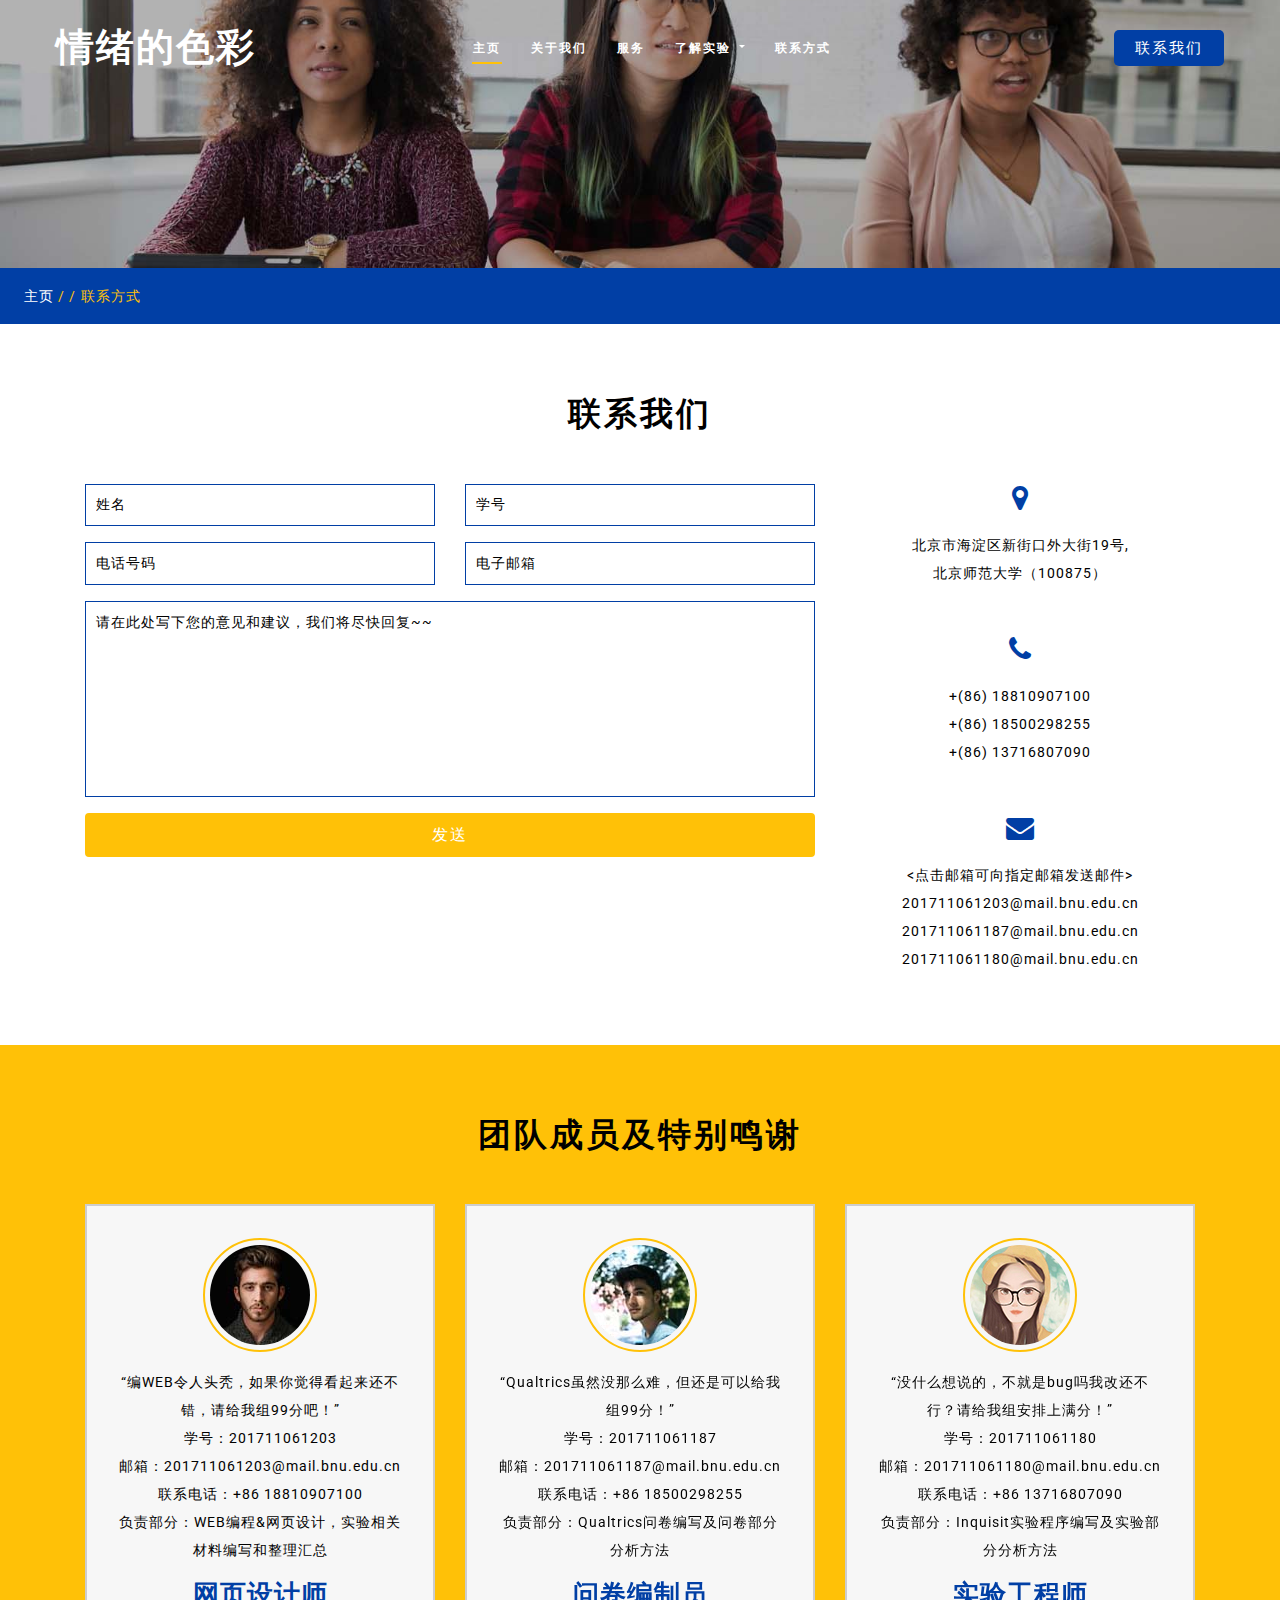
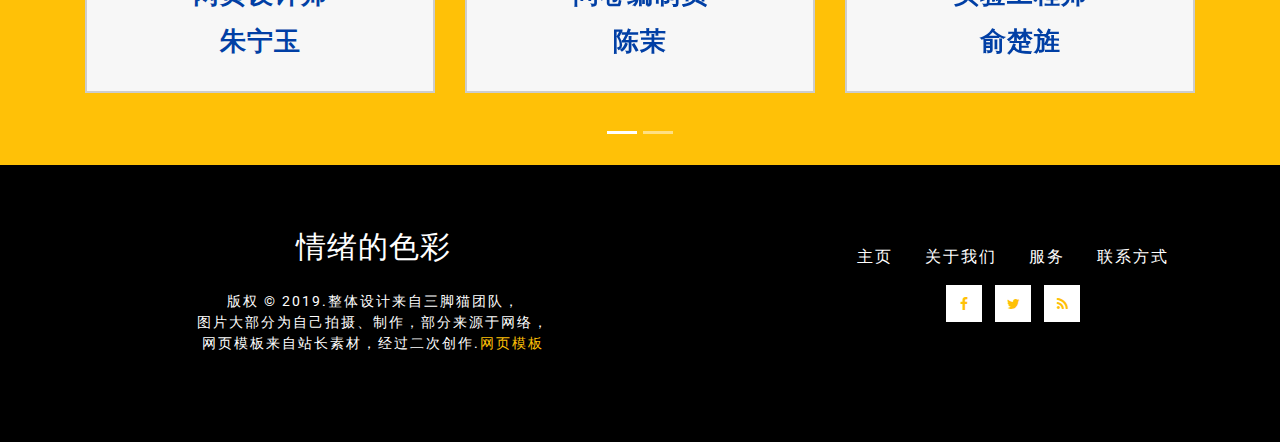
<file: contact.html>
<!DOCTYPE html>
<html lang="zxx">
   <head>
      <meta charset="utf-8">
      <title>情绪的色彩-联系方式</title>
      <!--meta tags -->
      <meta charset="UTF-8">
      <meta name="viewport" content="width=device-width, initial-scale=1">
      <meta name="keywords" content="" />
      <script>
         addEventListener("load", function () {
         	setTimeout(hideURLbar, 0);
         }, false);
         
         function hideURLbar() {
         	window.scrollTo(0, 1);
         }
      </script>
      <!--//meta tags ends here-->
      <!--booststrap-->
      <link href="css/bootstrap.min.css" rel="stylesheet" type="text/css" media="all">
      <!--//booststrap end-->
      <!-- font-awesome icons -->
      <link href="css/font-awesome.css" rel="stylesheet">
      <!-- //font-awesome icons -->
      <!--stylesheets-->
      <link href="css/style.css" rel='stylesheet' type='text/css' media="all">
      <!--//stylesheets-->
      <link href="http://fonts.googleapis.com/css?family=Mukta+Malar:400,500,600,700" rel="stylesheet">
      <link href="http://fonts.googleapis.com/css?family=Roboto:400,500" rel="stylesheet">
   </head>
   <body>
      <div class="header-outs" id="header">
         <!--banner -->
         <div class="header-w3layouts">
            <!--//navigation section -->
            <nav class="navbar navbar-expand-lg navbar-light">
               <div class="hedder-up">
                  <h1><a class="navbar-brand" href="index.html">情绪的色彩</a></h1>
               </div>
               <button class="navbar-toggler" type="button" data-toggle="collapse" data-target="#navbarSupportedContent" aria-controls="navbarSupportedContent" aria-expanded="false" aria-label="Toggle navigation">
               <span class="navbar-toggler-icon"></span>
               </button>
               <div class="collapse navbar-collapse justify-content-end" id="navbarSupportedContent">
                  <ul class="navbar-nav ">
                     <li class="nav-item active">
                        <a class="nav-link" href="index.html">主页 <span class="sr-only">(current)</span></a>
                     </li>
                     <li class="nav-item">
                        <a href="about.html" class="nav-link ">关于我们</a>
                     </li>
                     <li class="nav-item">
                        <a href="service.html" class="nav-link">服务</a>
                     </li>
                     <li class="nav-item dropdown">
                        <a class="nav-link dropdown-toggle" href="#" id="navbarDropdown" role="button" data-toggle="dropdown" aria-haspopup="true" aria-expanded="false">
                        了解实验
                        </a>
                        <div class="dropdown-menu" aria-labelledby="navbarDropdown">
                           <a class="nav-link " href="wenjuanfenxi.html">情绪问卷了解一下</a>
                           <a href="shiyanfenxi.html" class="nav-link">按键实验了解一下</a>
                        </div>
                     </li>
                     <li class="nav-item">
                        <a href="contact.html" class="nav-link">联系方式</a>
                     </li>
                     
                  </ul>
                  <div class="both-butns">
                     <ul>
                        
                        <li>
                           <div class="contact-hedder">
                              <a href="contact.html">
                              联系我们</a>
                           </div>
                        </li>
                     </ul>
                  </div>
               </div>
            </nav>
            <!--//navigation section -->
            <div class="clearfix"> </div>
         </div>
      </div>
      <!--//headder-->
      <!-- banner -->
      <div class="inner_page-banner one-img">
      </div>
      <!--//banner -->
      <!-- short -->
      <div class="using-border py-3">
         <div class="inner_breadcrumb  ml-4">
            <ul class="short_ls">
               <li>
                  <a href="index.html">主页</a>
                  <span>/ /</span>
               </li>
               <li>联系方式</li>
            </ul>
         </div>
      </div>
      <!-- //short-->
      <!--contact -->
      <section class="contact py-lg-4 py-md-3 py-sm-3 py-3">
         <div class="container py-lg-5 py-md-4 py-sm-4 py-3">
            <h3 class="title text-center mb-lg-5 mb-md-4 mb-sm-4 mb-3">联系我们</h3>
            <div class="row">
               <div class="col-lg-8 col-md-8">
                  <div class="info-para">
                     <!--contact-map -->
                     <form action="#" method="post">
                        <div class="row wls-contact-mid">
                           <div class="col-md-6 col-sm-6 form-group contact-forms">
                              <input type="text" class="form-control" placeholder="姓名" required="">
                           </div>
                           <div class="col-md-6 col-sm-6 form-group contact-forms">
                              <input type="text" class="form-control" placeholder="学号" required="">
                           </div>
                        </div>
                        <div class="row agile-wls-contact-mid">
                           <div class="col-md-6 col-sm-6 form-group contact-forms">
                              <input type="text" class="form-control" placeholder="电话号码" required="">
                           </div>
                           <div class="col-md-6 col-sm-6 form-group contact-forms">
                              <input type="email" class="form-control" placeholder="电子邮箱" required="">
                           </div>
                        </div>
                        <div class="form-group contact-forms">
                           <textarea class="form-control" rows="3" placeholder="请在此处写下您的意见和建议，我们将尽快回复~~" required=""></textarea>
                        </div>
                        <div class="text-left click-subscribe">
                           <button type="submit" class="btn btn-block click-me">发送</button>
                        </div>
                     </form>
                  </div>
               </div>
               <div class="col-lg-4 col-md-4 contact-right ">
                  <div class="mb-lg-5 mb-md-4 mb-sm-3 mb-3 footer_grid_left text-center">
                     <div class="contact_footer_grid_left text-center mb-3">
                        <span class="fa fa-map-marker"></span>
                     </div>
                     <p>北京市海淀区新街口外大街19号, 
					 <br>北京师范大学（100875）</p>
                  </div>
                  <div class="mb-lg-5 mb-md-4 mb-sm-3 mb-3 footer_grid_left text-center">
                     <div class="contact_footer_grid_left text-center mb-3">
                        <span class="fa fa-phone"></span>
                     </div>
                     <p>+(86) 18810907100
					 <br/>+(86) 18500298255
					 <br/>+(86) 13716807090
					 </p>
                  </div>
                  <div class="footer_grid_left text-center">
                     <div class="contact_footer_grid_left text-center mb-3">
                        <span class="fa fa-envelope"></span>
                     </div>
                     <p><点击邮箱可向指定邮箱发送邮件>
						<a href="mailto:201711061203@mail.bnu.edu.cn">201711061203@mail.bnu.edu.cn</a> 
                        <br/>
						<a href="mailto:201711061183@mail.bnu.edu.cn">201711061187@mail.bnu.edu.cn</a>
						<br/>
						<a href="mailto:201711061180@mail.bnu.edu.cn">201711061180@mail.bnu.edu.cn</a>
                     </p>
                  </div>
               </div>
            </div>
            
         </div>
      </section>
      <!--//contact  -->
      <!--Team-->
      <section class="clients py-lg-4 py-md-3 py-sm-3 py-3">
         <div class="container py-lg-5 py-md-5 py-sm-4 py-3">
            <h3 class="title text-center mb-lg-5 mb-md-4 mb-sm-4 mb-3">团队成员及特别鸣谢</h3>
            <div class="team text-center">
               <div id="blogCarousel" class="carousel slide" data-ride="carousel">
                  <ol class="carousel-indicators">
                     <li data-target="#blogCarousel" data-slide-to="0" class="active"></li>
                     <li data-target="#blogCarousel" data-slide-to="1">
                  </ol>
                  <!-- Carousel items -->
                  <div class="carousel-inner">
                     <div class="carousel-item active">
                        <div class="row">
                           <div class="col-lg-4 clients-gride-img ">
                              <div class="clients-gride-grid">
                                 <div class="mb-3 clients-w3pvt-img">
                                    <img src="images/c1.jpg" alt=" " class="img-fluid">
                                 </div>
                                 <div class="clients-color-wthree text-center">
                                    <p>
									“编WEB令人头秃，如果你觉得看起来还不错，请给我组99分吧！”<br/>
									学号：201711061203<br/>
									邮箱：201711061203@mail.bnu.edu.cn<br/>
									联系电话：+86 18810907100<br/>
									负责部分：WEB编程&网页设计，实验相关材料编写和整理汇总<br/>
                                    </p>
                                    <div class="clients-txt-wls">
									   <h4 class="mt-3">网页设计师</h4>
                                       <h4 class="mt-3">朱宁玉</h4>
                                    </div>
                                 </div>
                              </div>
                           </div>
                           <div class="col-lg-4 clients-gride-img ">
                              <div class="clients-gride-grid">
                                 <div class="mb-3 clients-w3pvt-img">
                                    <img src="images/c2.jpg" alt=" " class="img-fluid">
                                 </div>
                                 <div class="clients-color-wthree text-center">
                                    <p>
									“Qualtrics虽然没那么难，但还是可以给我组99分！”<br/>
									学号：201711061187<br/>
									邮箱：201711061187@mail.bnu.edu.cn<br/>
									联系电话：+86 18500298255<br/>
									负责部分：Qualtrics问卷编写及问卷部分分析方法<br/>
                                    </p>
                                    <div class="clients-txt-wls">
									   <h4 class="mt-3">问卷编制员</h4>
                                       <h4 class="mt-3">陈茉</h4>
                                    </div>
                                 </div>
                              </div>
                           </div>
                           <div class="col-lg-4 clients-gride-img ">
                              <div class="clients-gride-grid">
                                 <div class="mb-3 clients-w3pvt-img">
                                    <img src="images/c3.jpg" alt=" " class="img-fluid">
                                 </div>
                                 <div class="clients-color-wthree text-center">
                                    <p>
									“没什么想说的，不就是bug吗我改还不行？请给我组安排上满分！”<br/>
									学号：201711061180<br/>
									邮箱：201711061180@mail.bnu.edu.cn<br/>
									联系电话：+86 13716807090<br/>
									负责部分：Inquisit实验程序编写及实验部分分析方法<br/>
									</p>
                                    <div class="clients-txt-wls">
									   <h4 class="mt-3">实验工程师</h4>
                                       <h4 class="mt-3 ">俞楚旌</h4>
                                    </div>
                                 </div>
                              </div>
                           </div>
                        </div>
                     </div>
                     <!--.row-->
                     <div class="carousel-item">
                        <div class="row">
                           <div class="col-lg-4 clients-gride-img">
                              <div class="clients-gride-grid">
                                 <div class="mb-3 clients-w3pvt-img">
                                    <img src="images/c4.jpg" alt=" " class="img-fluid">
                                 </div>
                                 <div class="clients-color-wthree text-center">
                                    <p>另一门课程的小组研发了Stroooop！手机游戏，研发团队成员分别来自15、16、17级，由心理学部和地理学部的四名同学共同完成，了解更多信息可以联系邮箱627529892@qq.com。
                                    </p>
                                    <div class="clients-txt-wls">
                                       <h4 class="mt-3">某不知名课程小组</h4>
                                    </div>
                                 </div>
                              </div>
                           </div>
                           <div class="col-lg-4 clients-gride-img">
                              <div class="clients-gride-grid">
                                 <div class="mb-3 clients-w3pvt-img">
                                    <img src="images/c5.jpg" alt=" " class="img-fluid">
                                 </div>
                                 <div class="clients-color-wthree text-center">
                                    <p>
									特别感谢实验心理学实验班级的助教李琴琴师姐，放假还一直坚守岗位为同学们答疑解惑，师姐辛苦了！我们用并不娴熟的技艺交出这样一份作业，已经竭尽所能，希望老师和师姐也能满意。 
                                    </p>
                                    <div class="clients-txt-wls">
                                       <h4 class="mt-3">助教-李琴琴</h4>
                                    </div>
                                 </div>
                              </div>
                           </div>
                           <div class="col-lg-4 clients-gride-img">
                              <div class="clients-gride-grid">
                                 <div class="mb-3 clients-w3pvt-img">
                                    <img src="images/c6.jpg" alt=" " class="img-fluid">
                                 </div>
                                 <div class="clients-color-wthree text-center">
                                    <p>
									特别感谢实验心理学实验班级后半部分课程的老师李琦老师，感谢您给我们教授这些有点意思的东西，未来我们努力运用这些神奇的技术做更多有趣的东西。
                                    </p>
                                    <div class="clients-txt-wls">
                                       <h4 class="mt-3 ">网页部分-李老师</h4>
                                    </div>
                                 </div>
                              </div>
                           </div>
                        </div>
                     </div>
                     <!--.row-->
               </div>
            </div>
         </div>
         <!--carousel-inner-->
      </section>
      <!--//team-->
      <!--footer-->
      <footer class="buttom-footer py-lg-5 py-md-4 py-sm-3 py-3">
         <div class="container-fluid py-3">
            <div class="row">
               <div class="col-lg-7 col-md-7">
                  <div class="headder-logo-icon text-center">
                     <h2><a href="index.html">情绪的色彩</a></h2>
                  </div>
                  <div class="footer-bottom py-lg-4 py-md-3 py-2 text-center">
                     <p>版权 &copy; 2019.整体设计来自三脚猫团队，<br/>
					 图片大部分为自己拍摄、制作，部分来源于网络，<br/>
					 网页模板来自站长素材，经过二次创作.<a target="_blank" href="http://sc.chinaz.com/moban/">&#x7F51;&#x9875;&#x6A21;&#x677F;</a></p>
                  </div>
               </div>
               <div class="col-lg-5 col-md-5">
                  <div class="buttom-nav py-2">
                     <nav class="border-line">
                        <ul class="nav justify-content-center">
                           <li class="nav-item active">
                              <a class="nav-link" href="index.html">主页 <span class="sr-only">(current)</span></a>
                           </li>
                           <li class="nav-item">
                              <a href="about.html" class="nav-link ">关于我们</a>
                           </li>
                           <li class="nav-item">
                              <a href="service.html" class="nav-link">服务</a>
                           </li>
                           <li class="nav-item">
                              <a href="contact.html" class="nav-link">联系方式</a>
                           </li>
                        </ul>
                     </nav>
                  </div>
                  <div class="icons text-center">
                     <ul>
                        <li><a href="#"><span class="fa fa-facebook"></span></a></li>
                        <li><a href="#"><span class="fa fa-twitter"></span></a></li>
                        <li><a href="#"><span class="fa fa-rss"></span></a></li>
                     </ul>
                  </div>
               </div>
            </div>
         </div>
      </footer>
      <!--//footer-->
      <!--js working-->
      <script src='js/jquery-2.2.3.min.js'></script>
      <!--//js working--> 
      <!--responsiveslides banner-->
      <script src="js/responsiveslides.min.js"></script>
      <script>
         // You can also use "$(window).load(function() {"
         $(function () {
         	// Slideshow 4
         	$("#slider4").responsiveSlides({
         		auto:true,
         		pager:false,
         		nav:true,
         		speed: 900,
         		namespace: "callbacks",
         		before: function () {
         			$('.events').append("<li>before event fired.</li>");
         		},
         		after: function () {
         			$('.events').append("<li>after event fired.</li>");
         		}
         	});
         
         });
      </script>
      <!--// responsiveslides banner-->	 
      <!--About OnScroll-Number-Increase-JavaScript -->
      <script src="js/jquery.waypoints.min.js"></script>
      <script src="js/jquery.countup.js"></script>
      <script>
         $('.counter').countUp();
      </script>
      <!-- //OnScroll-Number-Increase-JavaScript -->  
      <!-- start-smoth-scrolling -->
      <script src="js/move-top.js"></script>
      <script src="js/easing.js"></script>
      <script>
         jQuery(document).ready(function ($) {
         	$(".scroll").click(function (event) {
         		event.preventDefault();
         		$('html,body').animate({
         			scrollTop: $(this.hash).offset().top
         		}, 900);
         	});
         });
      </script>
      <!-- start-smoth-scrolling -->
      <!-- here stars scrolling icon -->
      <script>
         $(document).ready(function () {
         
         	var defaults = {
         		containerID: 'toTop', // fading element id
         		containerHoverID: 'toTopHover', // fading element hover id
         		scrollSpeed: 1100,
         		easingType: 'linear'
         	};
         
         
         	$().UItoTop({
         		easingType: 'easeOutQuart'
         	});
         
         });
      </script>
      <!-- //here ends scrolling icon -->
      <!--bootstrap working-->
      <script src="js/bootstrap.min.js"></script>
      <!-- //bootstrap working-->
   </body>
</html>
</file>
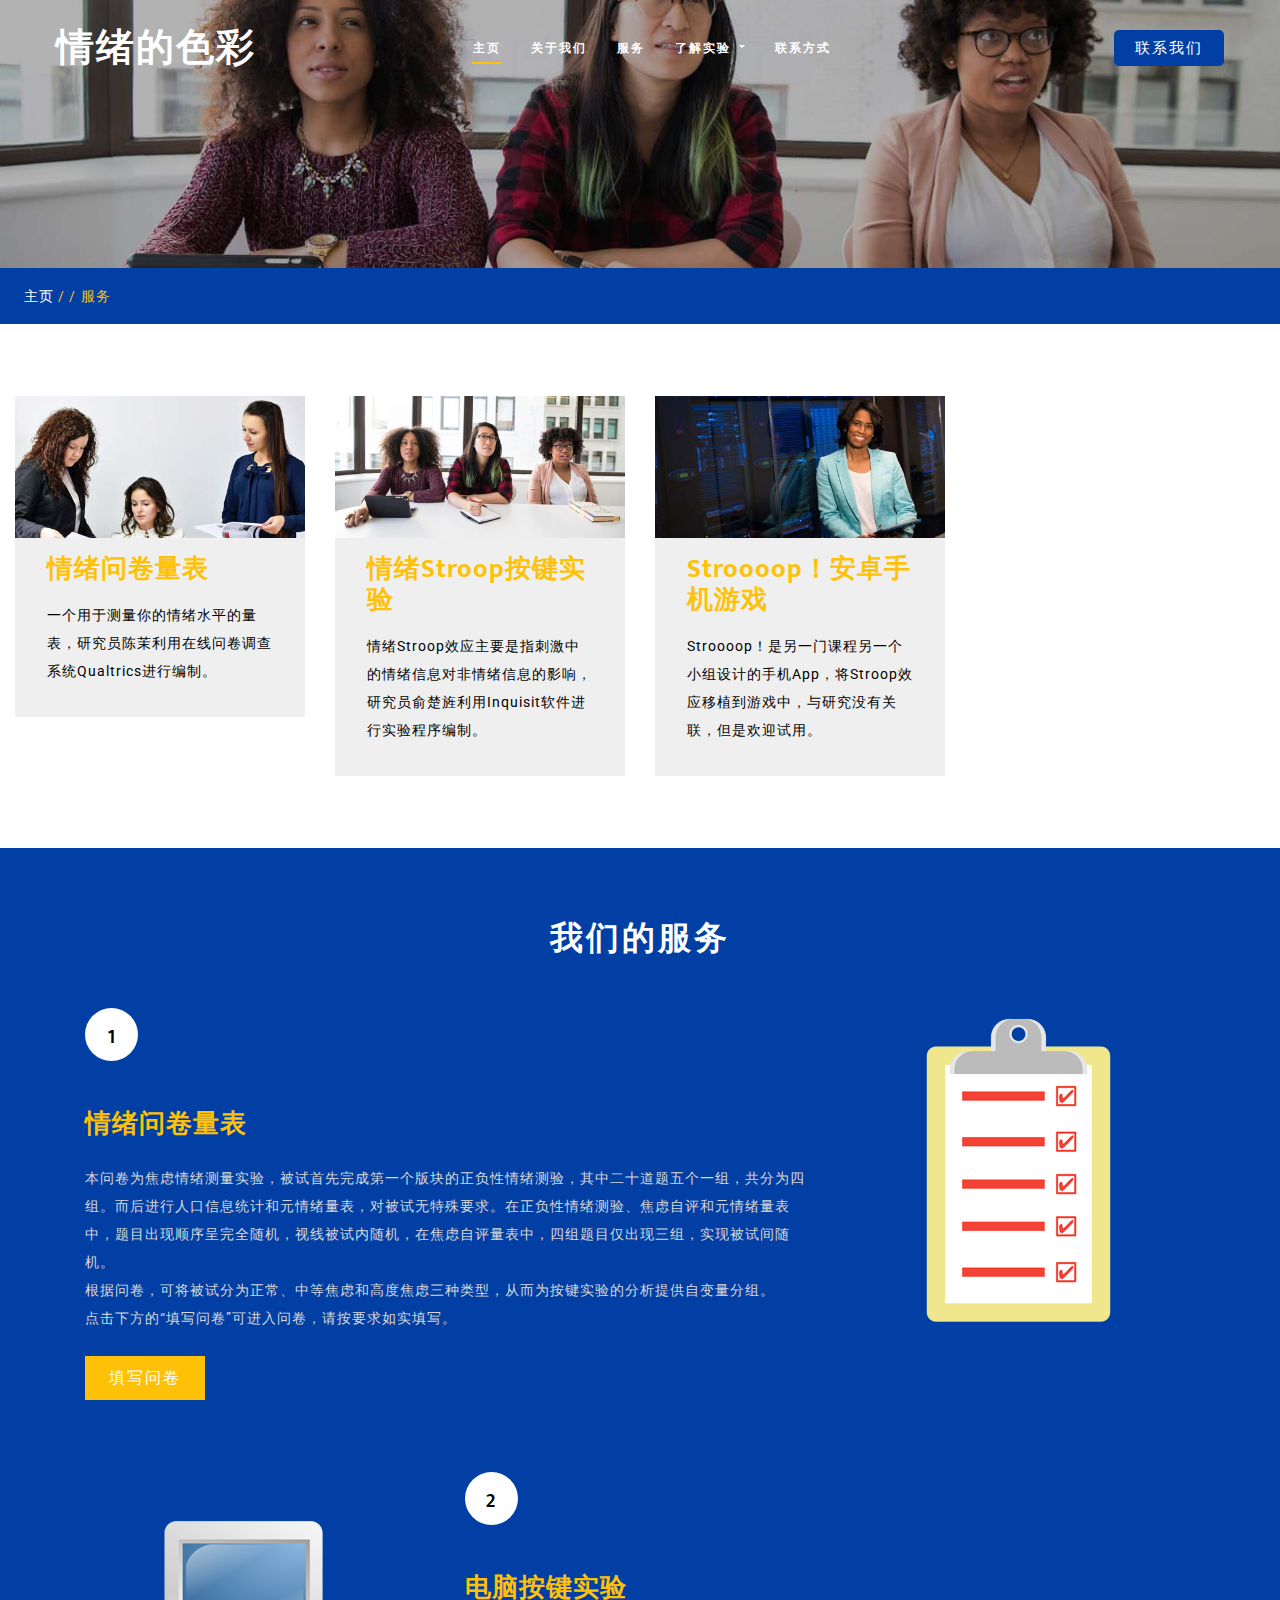
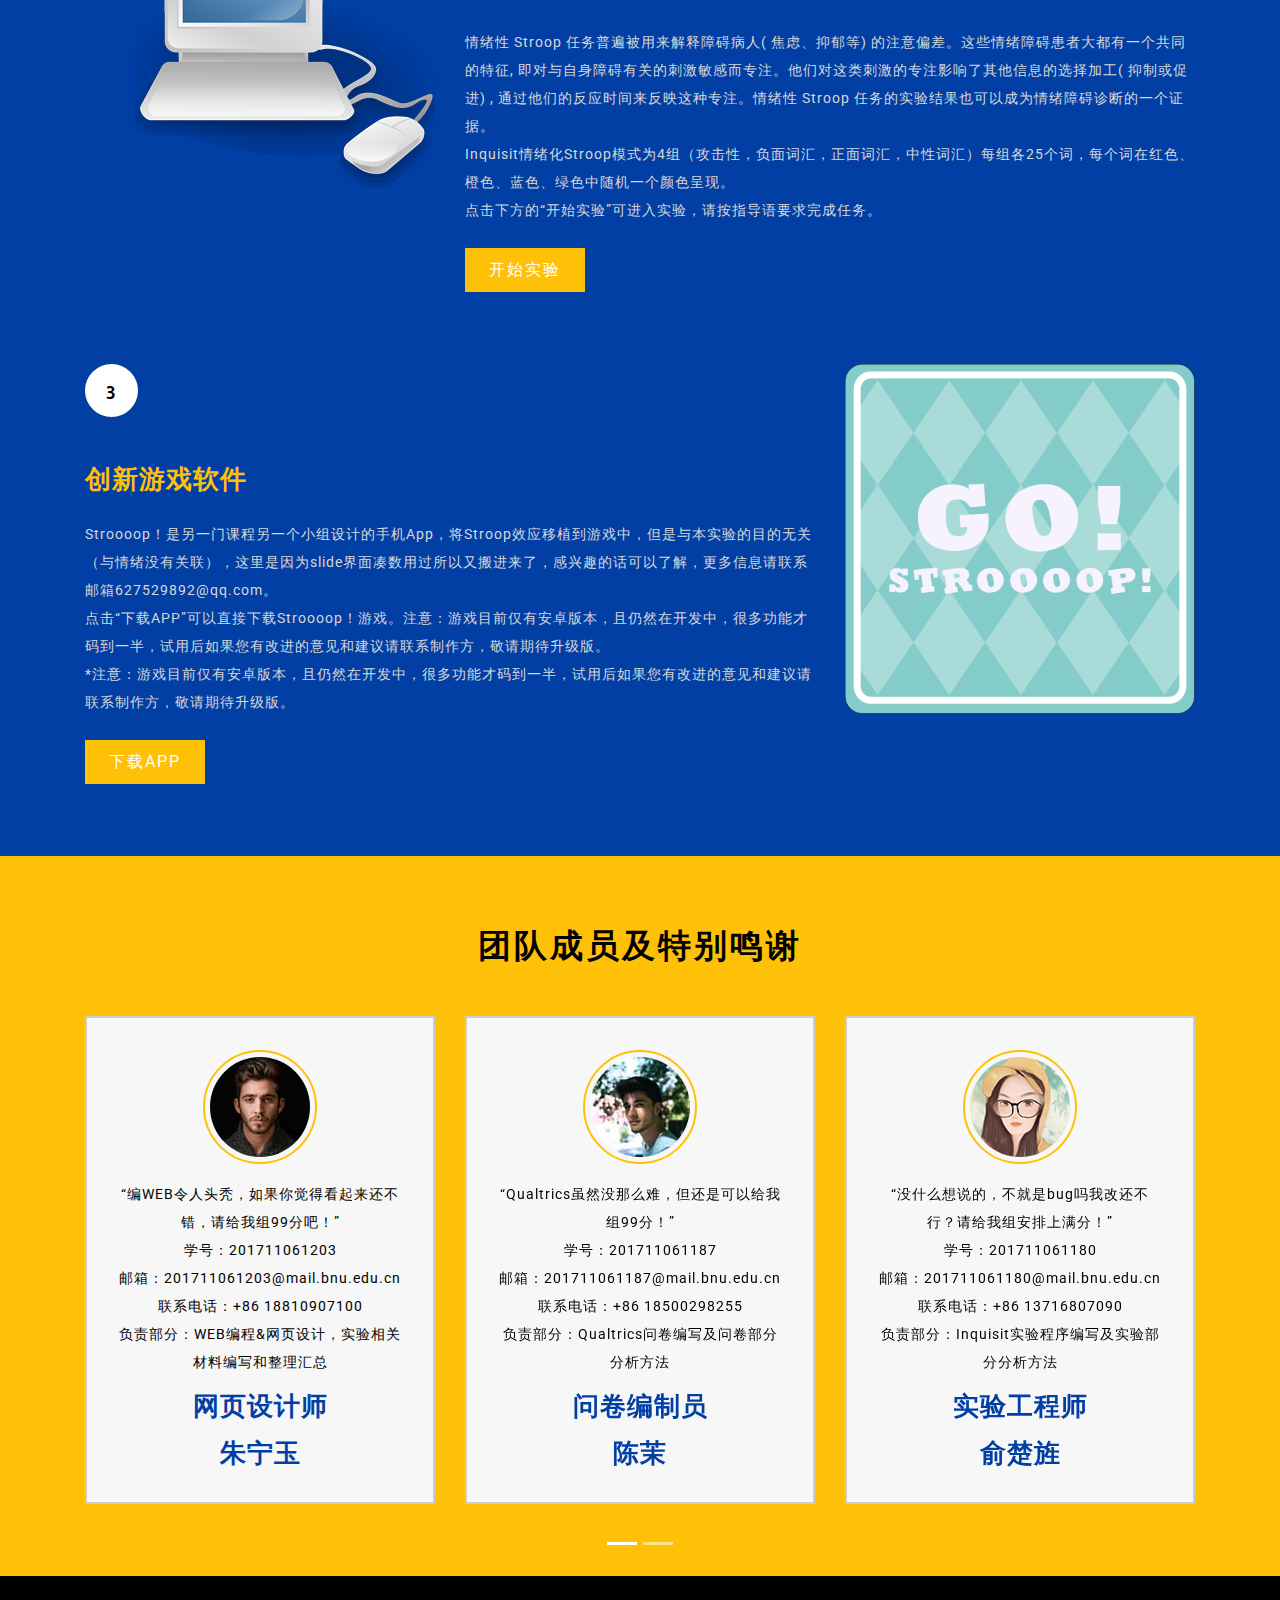
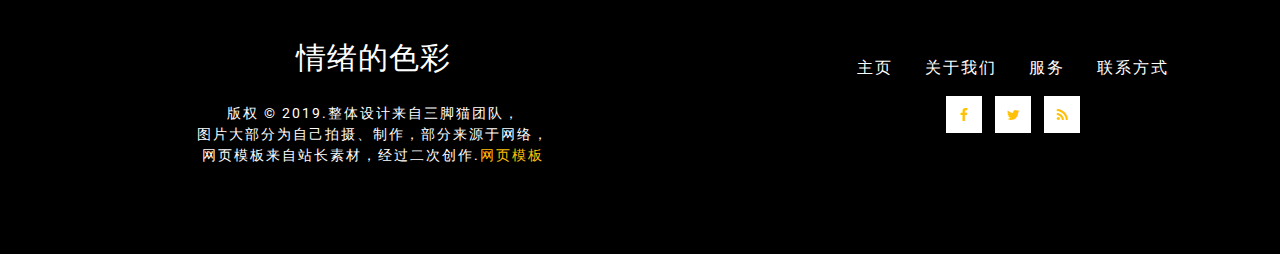
<file: service.html>
<!DOCTYPE html>
<html lang="zxx">
   <head>
      <meta charset="utf-8">
      <title>情绪的色彩-服务</title>
      <!--meta tags -->
      <meta charset="UTF-8">
      <meta name="viewport" content="width=device-width, initial-scale=1">
      <meta name="keywords" content="" />
      <script>
         addEventListener("load", function () {
         	setTimeout(hideURLbar, 0);
         }, false);
         
         function hideURLbar() {
         	window.scrollTo(0, 1);
         }
      </script>
      <!--//meta tags ends here-->
      <!--booststrap-->
      <link href="css/bootstrap.min.css" rel="stylesheet" type="text/css" media="all">
      <!--//booststrap end-->
      <!-- font-awesome icons -->
      <link href="css/font-awesome.css" rel="stylesheet">
      <!-- //font-awesome icons -->
      <!--stylesheets-->
      <link href="css/style.css" rel='stylesheet' type='text/css' media="all">
      <!--//stylesheets-->
      <link href="http://fonts.googleapis.com/css?family=Mukta+Malar:400,500,600,700" rel="stylesheet">
      <link href="http://fonts.googleapis.com/css?family=Roboto:400,500" rel="stylesheet">
   </head>
   <body>
      <div class="header-outs" id="header">
         <!--banner -->
         <div class="header-w3layouts">
            <!--//navigation section -->
            <nav class="navbar navbar-expand-lg navbar-light">
               <div class="hedder-up">
                  <h1><a class="navbar-brand" href="index.html">情绪的色彩</a></h1>
               </div>
               <button class="navbar-toggler" type="button" data-toggle="collapse" data-target="#navbarSupportedContent" aria-controls="navbarSupportedContent" aria-expanded="false" aria-label="Toggle navigation">
               <span class="navbar-toggler-icon"></span>
               </button>
               <div class="collapse navbar-collapse justify-content-end" id="navbarSupportedContent">
                  <ul class="navbar-nav ">
                     <li class="nav-item active">
                        <a class="nav-link" href="index.html">主页 <span class="sr-only">(current)</span></a>
                     </li>
                     <li class="nav-item">
                        <a href="about.html" class="nav-link ">关于我们</a>
                     </li>
                     <li class="nav-item">
                        <a href="service.html" class="nav-link">服务</a>
                     </li>
                     <li class="nav-item dropdown">
                        <a class="nav-link dropdown-toggle" href="#" id="navbarDropdown" role="button" data-toggle="dropdown" aria-haspopup="true" aria-expanded="false">
                        了解实验
                        </a>
                        <div class="dropdown-menu" aria-labelledby="navbarDropdown">
                           <a class="nav-link " href="wenjuanfenxi.html">情绪问卷了解一下</a>
                           <a href="shiyanfenxi.html" class="nav-link">按键实验了解一下</a>
                        </div>
                     </li>
                     <li class="nav-item">
                        <a href="contact.html" class="nav-link">联系方式</a>
                     </li>
                     
                  </ul>
                  <div class="both-butns">
                     <ul>
                        
                        <li>
                           <div class="contact-hedder">
                              <a href="contact.html">
                              联系我们</a>
                           </div>
                        </li>
                     </ul>
                  </div>
               </div>
            </nav>
            <!--//navigation section -->
            <div class="clearfix"> </div>
         </div>
      </div>
      <!--//headder-->
      <!-- banner -->
      <div class="inner_page-banner one-img">
      </div>
      <!--//banner -->
      <!-- short -->
      <div class="using-border py-3">
         <div class="inner_breadcrumb  ml-4">
            <ul class="short_ls">
               <li>
                  <a href="index.html">主页</a>
                  <span>/ /</span>
               </li>
               <li>服务</li>
            </ul>
         </div>
      </div>
      <!-- //short-->
      <section class="service-one py-lg-4 py-md-3 py-sm-3 py-3" id="service">
         <div class="container-fluid py-lg-5 py-md-5 py-sm-4 py-3">
            <div class="row">
               <div class="col-lg-3 col-md-6 col-sm-6 ser-blog-grid">
                  <div class="service-inner-list">
                     <div class="ser-inner-grid">
                        <div class="ser-w3layouts-inner">
                           <img src="images/ss1.jpg" alt=" " class="img-fluid">
                        </div>
                        <div class="ser-txt-inner">
                           <h4 class="py-3">情绪问卷量表</h4>
                           <p>一个用于测量你的情绪水平的量表，研究员陈茉利用在线问卷调查系统Qualtrics进行编制。
						   </p>
                        </div>
                     </div>
                  </div>
               </div>
              
               <div class="col-lg-3 col-md-6 col-sm-6 ser-blog-grid">
                  <div class="service-inner-list">
                     <div class="ser-inner-grid">
                        <div class="ser-w3layouts-inner">
                           <img src="images/ss2.jpg" alt=" " class="img-fluid">
                        </div>
                        <div class="ser-txt-inner">
                           <h4 class="py-3">情绪Stroop按键实验</h4>
                           <p>情绪Stroop效应主要是指刺激中的情绪信息对非情绪信息的影响，研究员俞楚旌利用Inquisit软件进行实验程序编制。
						   </p>
                        </div>
                     </div>
                  </div>
               </div>
               <div class="col-lg-3 col-md-6 col-sm-6 ser-blog-grid">
                  <div class="service-inner-list">
                     <div class="ser-inner-grid">
                        <div class="ser-w3layouts-inner">
                           <img src="images/ss3.jpg" alt=" " class="img-fluid">
                        </div>
                        <div class="ser-txt-inner">
                           <h4 class="py-3">Stroooop！安卓手机游戏</h4>
                           <p>Stroooop！是另一门课程另一个小组设计的手机App，将Stroop效应移植到游戏中，与研究没有关联，但是欢迎试用。 
						   </p>
                        </div>
                     </div>
                  </div>
               </div>
            </div>
         </div>
      </section>
      <!--service  -->
      <section class="service py-lg-4 py-md-3 py-sm-3 py-3" id="service">
         <div class="container py-lg-5 py-md-5 py-sm-4 py-3">
            <h3 class="title clr text-center mb-lg-5 mb-md-4 mb-sm-4 mb-3">我们的服务</h3>
            <div class="row top-service pb-lg-4 pb-md-3 pb-2">
               <div class="col-lg-8 col-md-8 service-wthree-info-left" >
                  <div class="mb-lg-5 mb-md-4 mb-3 service-num-left">
                     <h6>1</h6>
                  </div>
                  <h4 class="mb-lg-4 mb-3"> 情绪问卷量表</h4>
                  <p>
				  本问卷为焦虑情绪测量实验，被试首先完成第一个版块的正负性情绪测验，其中二十道题五个一组，共分为四组。而后进行人口信息统计和元情绪量表，对被试无特殊要求。在正负性情绪测验、焦虑自评和元情绪量表中，题目出现顺序呈完全随机，视线被试内随机，在焦虑自评量表中，四组题目仅出现三组，实现被试间随机。<br/>
				  根据问卷，可将被试分为正常、中等焦虑和高度焦虑三种类型，从而为按键实验的分析提供自变量分组。<br/>
				  点击下方的“填写问卷”可进入问卷，请按要求如实填写。<br/>
				  </p>
				  <br/>
				  <div class="outs_more-buttn">
                              <a href="https://bnupsych.asia.qualtrics.com/jfe/form/SV_bmGK4NoVUIzr1yJ">填写问卷</a>
                           </div>
               </div>
               <div class="col-lg-4 col-md-4 ser-service gap-service text-center">
                  <div class="service-icon-one">
                     <img src="images/ser1.png" alt="" class="img-fluid">
                  </div>
               </div>
            </div>
            <div class=" my-lg-5 my-md-4 my-sm-4 my-3 row mid-service">
               <div class="col-lg-4 col-md-4 ser-service  text-center">
                  <div class="service-icon-two move-right">
                     <img src="images/ser2.png" alt="" class="img-fluid">
                  </div>
               </div>
               <div class="col-lg-8 col-md-8 service-wthree-info-left">
                  <div class="mb-lg-5 mb-md-4 mb-3 service-num-left">
                     <h6>2</h6>
                  </div>
                  <h4 class="mb-lg-4 mb-3">电脑按键实验</h4>
                  <p>
				  情绪性 Stroop 任务普遍被用来解释障碍病人( 焦虑、抑郁等) 的注意偏差。这些情绪障碍患者大都有一个共同的特征, 即对与自身障碍有关的刺激敏感而专注。他们对这类刺激的专注影响了其他信息的选择加工( 抑制或促进) , 通过他们的反应时间来反映这种专注。情绪性 Stroop 任务的实验结果也可以成为情绪障碍诊断的一个证据。<br/>
				  Inquisit情绪化Stroop模式为4组（攻击性，负面词汇，正面词汇，中性词汇）每组各25个词，每个词在红色、橙色、蓝色、绿色中随机一个颜色呈现。<br/>
				  点击下方的“开始实验”可进入实验，请按指导语要求完成任务。
				  </p>
				  <br/>
				  <div class="outs_more-buttn">
                              <a href="https://research.millisecond.com/weicong1203/expfinalofzny.web">开始实验</a>
                           </div>
               </div>
            </div>
            <div class="row bottom-service pt-lg-4 pt-md-3 pt-2">
               <div class="col-lg-8 col-md-8 service-wthree-info-left" >
                  <div class="mb-lg-5 mb-md-4 mb-3 service-num-left">
                     <h6>3</h6>
                  </div>
                  <h4 class="mb-lg-4 mb-3">创新游戏软件</h4>
                   <p>
				  Stroooop！是另一门课程另一个小组设计的手机App，将Stroop效应移植到游戏中，但是与本实验的目的无关（与情绪没有关联），这里是因为slide界面凑数用过所以又搬进来了，感兴趣的话可以了解，更多信息请联系邮箱627529892@qq.com。<br/>
				  点击“下载APP”可以直接下载Stroooop！游戏。注意：游戏目前仅有安卓版本，且仍然在开发中，很多功能才码到一半，试用后如果您有改进的意见和建议请联系制作方，敬请期待升级版。
				  <br/>*注意：游戏目前仅有安卓版本，且仍然在开发中，很多功能才码到一半，试用后如果您有改进的意见和建议请联系制作方，敬请期待升级版。<br/>
				  </p>
				  <br/>
				  <div class="outs_more-buttn">
                              <a href="https://judycn.github.io/expfinal/app/Stroooop!exam.apk" download="Stroooop!">下载APP</a>
                           </div>
               </div>
               <div class="col-lg-4 col-md-4 ser-service gap-service text-center">
                  <div class="service-icon-three">
                     <img src="images/ser3.png" alt="" class="img-fluid">
                  </div>
               </div>
            </div>
         </div>
      </section>
      <!--//service  -->
      <!--Team-->
      <section class="clients py-lg-4 py-md-3 py-sm-3 py-3">
         <div class="container py-lg-5 py-md-5 py-sm-4 py-3">
            <h3 class="title text-center mb-lg-5 mb-md-4 mb-sm-4 mb-3">团队成员及特别鸣谢</h3>
            <div class="team text-center">
               <div id="blogCarousel" class="carousel slide" data-ride="carousel">
                  <ol class="carousel-indicators">
                     <li data-target="#blogCarousel" data-slide-to="0" class="active"></li>
                     <li data-target="#blogCarousel" data-slide-to="1">
                  </ol>
                  <!-- Carousel items -->
                  <div class="carousel-inner">
                     <div class="carousel-item active">
                        <div class="row">
                           <div class="col-lg-4 clients-gride-img ">
                              <div class="clients-gride-grid">
                                 <div class="mb-3 clients-w3pvt-img">
                                    <img src="images/c1.jpg" alt=" " class="img-fluid">
                                 </div>
                                 <div class="clients-color-wthree text-center">
                                    <p>
									“编WEB令人头秃，如果你觉得看起来还不错，请给我组99分吧！”<br/>
									学号：201711061203<br/>
									邮箱：201711061203@mail.bnu.edu.cn<br/>
									联系电话：+86 18810907100<br/>
									负责部分：WEB编程&网页设计，实验相关材料编写和整理汇总<br/>
                                    </p>
                                    <div class="clients-txt-wls">
									   <h4 class="mt-3">网页设计师</h4>
                                       <h4 class="mt-3">朱宁玉</h4>
                                    </div>
                                 </div>
                              </div>
                           </div>
                           <div class="col-lg-4 clients-gride-img ">
                              <div class="clients-gride-grid">
                                 <div class="mb-3 clients-w3pvt-img">
                                    <img src="images/c2.jpg" alt=" " class="img-fluid">
                                 </div>
                                 <div class="clients-color-wthree text-center">
                                    <p>
									“Qualtrics虽然没那么难，但还是可以给我组99分！”<br/>
									学号：201711061187<br/>
									邮箱：201711061187@mail.bnu.edu.cn<br/>
									联系电话：+86 18500298255<br/>
									负责部分：Qualtrics问卷编写及问卷部分分析方法<br/>
                                    </p>
                                    <div class="clients-txt-wls">
									   <h4 class="mt-3">问卷编制员</h4>
                                       <h4 class="mt-3">陈茉</h4>
                                    </div>
                                 </div>
                              </div>
                           </div>
                           <div class="col-lg-4 clients-gride-img ">
                              <div class="clients-gride-grid">
                                 <div class="mb-3 clients-w3pvt-img">
                                    <img src="images/c3.jpg" alt=" " class="img-fluid">
                                 </div>
                                 <div class="clients-color-wthree text-center">
                                    <p>
									“没什么想说的，不就是bug吗我改还不行？请给我组安排上满分！”<br/>
									学号：201711061180<br/>
									邮箱：201711061180@mail.bnu.edu.cn<br/>
									联系电话：+86 13716807090<br/>
									负责部分：Inquisit实验程序编写及实验部分分析方法<br/>
									</p>
                                    <div class="clients-txt-wls">
									   <h4 class="mt-3">实验工程师</h4>
                                       <h4 class="mt-3 ">俞楚旌</h4>
                                    </div>
                                 </div>
                              </div>
                           </div>
                        </div>
                     </div>
                     <!--.row-->
                     <div class="carousel-item">
                        <div class="row">
                           <div class="col-lg-4 clients-gride-img">
                              <div class="clients-gride-grid">
                                 <div class="mb-3 clients-w3pvt-img">
                                    <img src="images/c4.jpg" alt=" " class="img-fluid">
                                 </div>
                                 <div class="clients-color-wthree text-center">
                                    <p>另一门课程的小组研发了Stroooop！手机游戏，研发团队成员分别来自15、16、17级，由心理学部和地理学部的四名同学共同完成，了解更多信息可以联系邮箱627529892@qq.com。
                                    </p>
                                    <div class="clients-txt-wls">
                                       <h4 class="mt-3">某不知名课程小组</h4>
                                    </div>
                                 </div>
                              </div>
                           </div>
                           <div class="col-lg-4 clients-gride-img">
                              <div class="clients-gride-grid">
                                 <div class="mb-3 clients-w3pvt-img">
                                    <img src="images/c5.jpg" alt=" " class="img-fluid">
                                 </div>
                                 <div class="clients-color-wthree text-center">
                                    <p>
									特别感谢实验心理学实验班级的助教李琴琴师姐，放假还一直坚守岗位为同学们答疑解惑，师姐辛苦了！我们用并不娴熟的技艺交出这样一份作业，已经竭尽所能，希望老师和师姐也能满意。 
                                    </p>
                                    <div class="clients-txt-wls">
                                       <h4 class="mt-3">助教-李琴琴</h4>
                                    </div>
                                 </div>
                              </div>
                           </div>
                           <div class="col-lg-4 clients-gride-img">
                              <div class="clients-gride-grid">
                                 <div class="mb-3 clients-w3pvt-img">
                                    <img src="images/c6.jpg" alt=" " class="img-fluid">
                                 </div>
                                 <div class="clients-color-wthree text-center">
                                    <p>
									特别感谢实验心理学实验班级后半部分课程的李琦老师，感谢您给我们教授这些有点意思的东西，未来我们努力运用这些神奇的技术做更多有趣的东西。
                                    </p>
                                    <div class="clients-txt-wls">
                                       <h4 class="mt-3 ">网页部分-李老师</h4>
                                    </div>
                                 </div>
                              </div>
                           </div>
                        </div>
                     </div>
                     <!--.row-->
               </div>
            </div>
         </div>
         <!--carousel-inner-->
      </section>
      <!--//team-->
      <!--footer-->
      <footer class="buttom-footer py-lg-5 py-md-4 py-sm-3 py-3">
         <div class="container-fluid py-3">
            <div class="row">
               <div class="col-lg-7 col-md-7">
                  <div class="headder-logo-icon text-center">
                     <h2><a href="index.html">情绪的色彩</a></h2>
                  </div>
                  <div class="footer-bottom py-lg-4 py-md-3 py-2 text-center">
                     <p>版权 &copy; 2019.整体设计来自三脚猫团队，<br/>
					 图片大部分为自己拍摄、制作，部分来源于网络，<br/>
					 网页模板来自站长素材，经过二次创作.<a target="_blank" href="http://sc.chinaz.com/moban/">&#x7F51;&#x9875;&#x6A21;&#x677F;</a></p>
                  </div>
               </div>
               <div class="col-lg-5 col-md-5">
                  <div class="buttom-nav py-2">
                     <nav class="border-line">
                        <ul class="nav justify-content-center">
                           <li class="nav-item active">
                              <a class="nav-link" href="index.html">主页 <span class="sr-only">(current)</span></a>
                           </li>
                           <li class="nav-item">
                              <a href="about.html" class="nav-link ">关于我们</a>
                           </li>
                           <li class="nav-item">
                              <a href="service.html" class="nav-link">服务</a>
                           </li>
                           <li class="nav-item">
                              <a href="contact.html" class="nav-link">联系方式</a>
                           </li>
                        </ul>
                     </nav>
                  </div>
                  <div class="icons text-center">
                     <ul>
                        <li><a href="#"><span class="fa fa-facebook"></span></a></li>
                        <li><a href="#"><span class="fa fa-twitter"></span></a></li>
                        <li><a href="#"><span class="fa fa-rss"></span></a></li>
                     </ul>
                  </div>
               </div>
            </div>
         </div>
      </footer>
      <!--//footer-->
      <!--js working-->
      <script src='js/jquery-2.2.3.min.js'></script>
      <!--//js working--> 
      <!--responsiveslides banner-->
      <script src="js/responsiveslides.min.js"></script>
      <script>
         // You can also use "$(window).load(function() {"
         $(function () {
         	// Slideshow 4
         	$("#slider4").responsiveSlides({
         		auto:true,
         		pager:false,
         		nav:true,
         		speed: 900,
         		namespace: "callbacks",
         		before: function () {
         			$('.events').append("<li>before event fired.</li>");
         		},
         		after: function () {
         			$('.events').append("<li>after event fired.</li>");
         		}
         	});
         
         });
      </script>
      <!--// responsiveslides banner-->	 
      <!--About OnScroll-Number-Increase-JavaScript -->
      <script src="js/jquery.waypoints.min.js"></script>
      <script src="js/jquery.countup.js"></script>
      <script>
         $('.counter').countUp();
      </script>
      <!-- //OnScroll-Number-Increase-JavaScript -->  
      <!-- start-smoth-scrolling -->
      <script src="js/move-top.js"></script>
      <script src="js/easing.js"></script>
      <script>
         jQuery(document).ready(function ($) {
         	$(".scroll").click(function (event) {
         		event.preventDefault();
         		$('html,body').animate({
         			scrollTop: $(this.hash).offset().top
         		}, 900);
         	});
         });
      </script>
      <!-- start-smoth-scrolling -->
      <!-- here stars scrolling icon -->
      <script>
         $(document).ready(function () {
         
         	var defaults = {
         		containerID: 'toTop', // fading element id
         		containerHoverID: 'toTopHover', // fading element hover id
         		scrollSpeed: 1100,
         		easingType: 'linear'
         	};
         
         
         	$().UItoTop({
         		easingType: 'easeOutQuart'
         	});
         
         });
      </script>
      <!-- //here ends scrolling icon -->
      <!--bootstrap working-->
      <script src="js/bootstrap.min.js"></script>
      <!-- //bootstrap working-->
   </body>
</html>
</file>
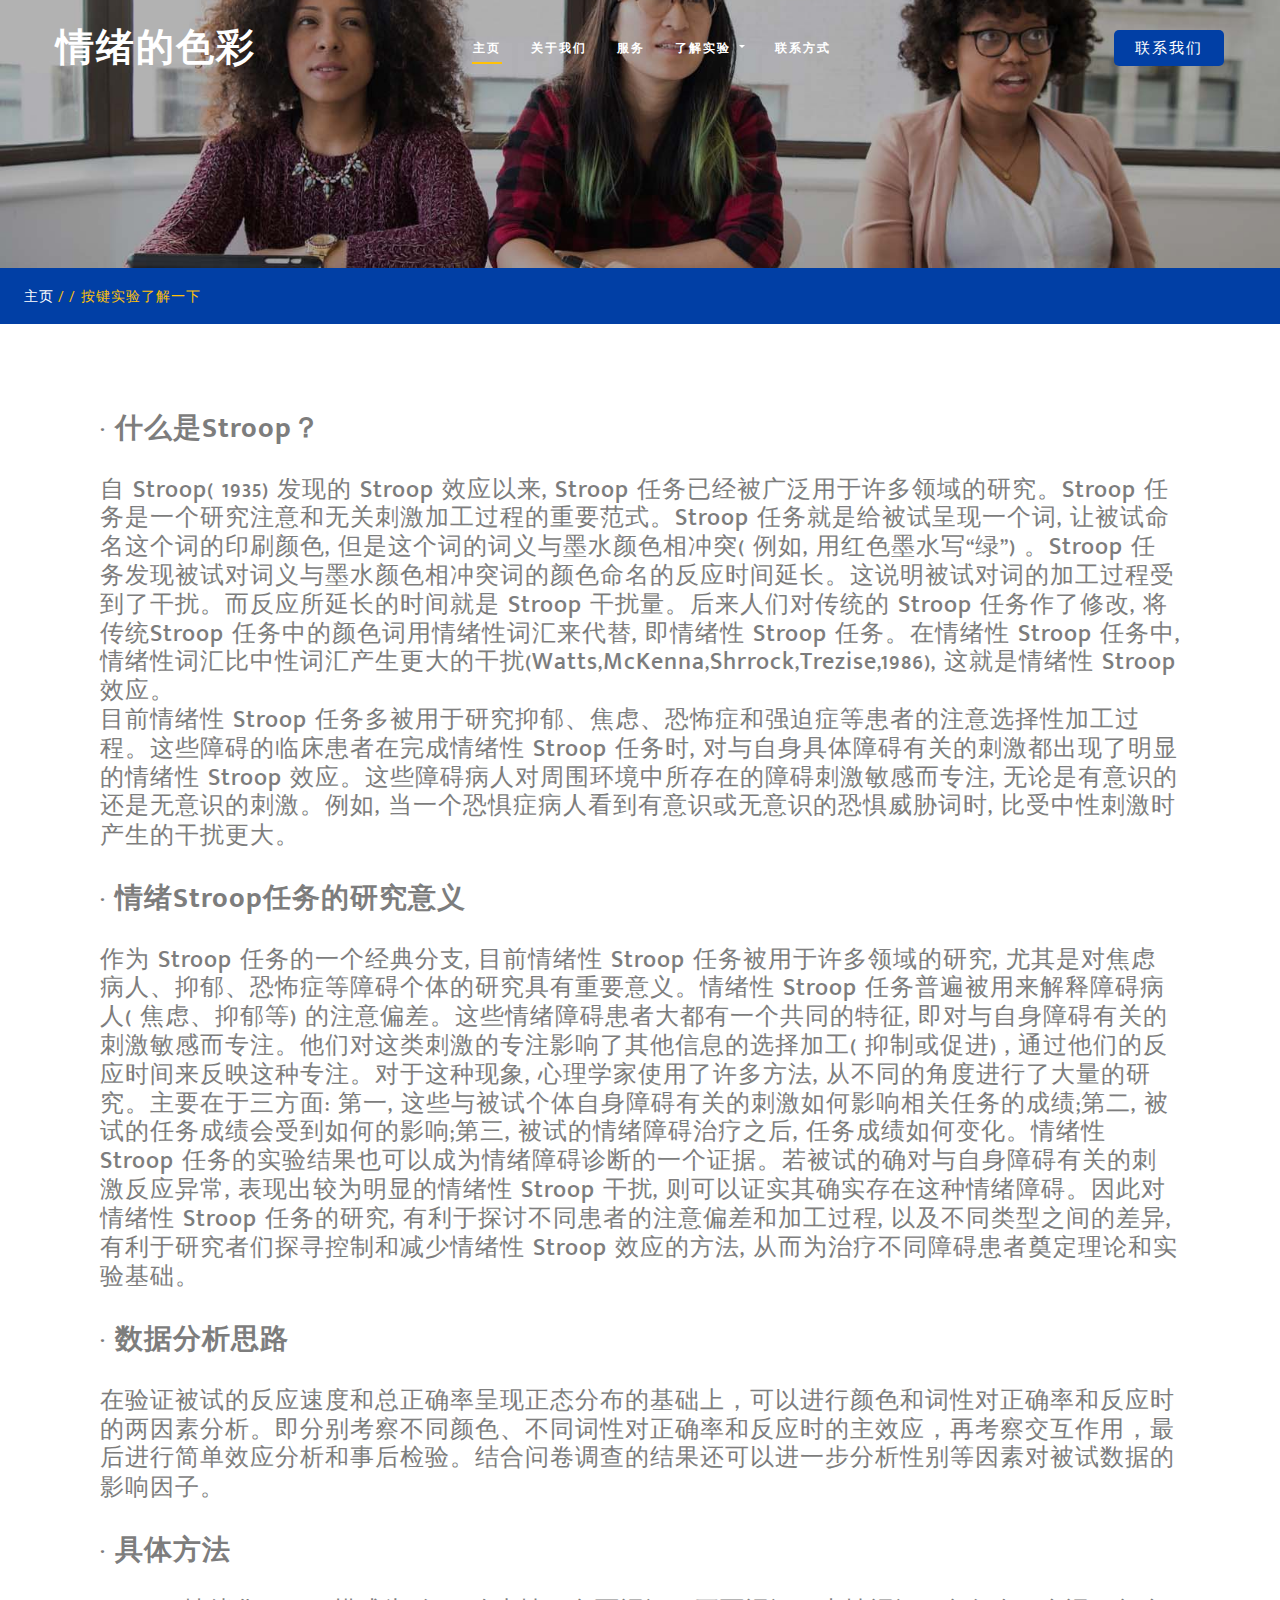
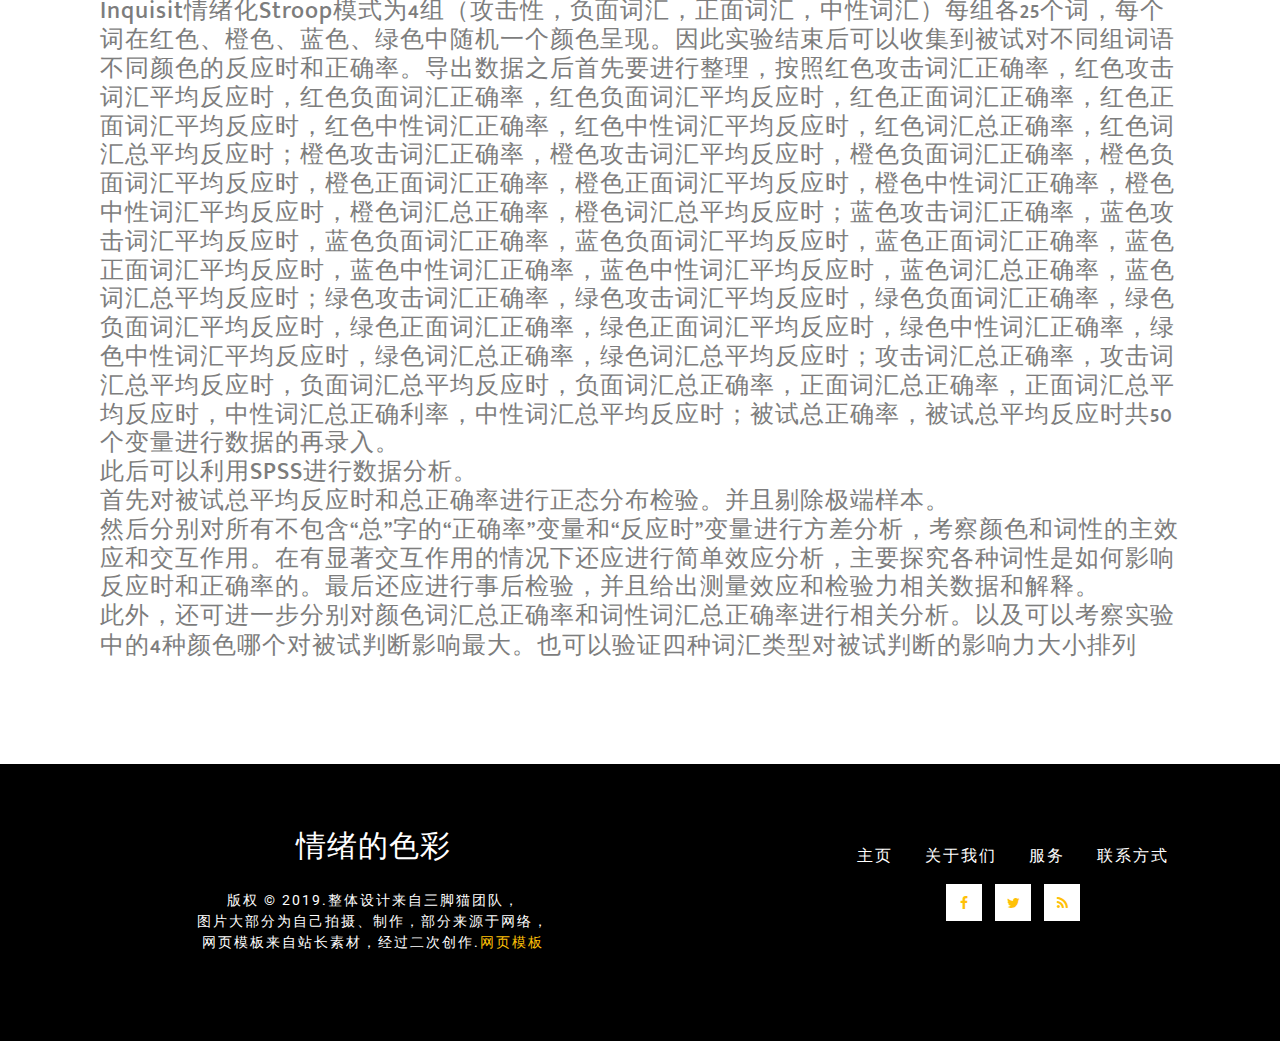
<file: shiyanfenxi.html>
<!DOCTYPE html>
<html lang="zxx">
   <head>
      <meta charset="utf-8">
      <title>情绪的色彩-了解实验</title>
      <!--meta tags -->
      <meta charset="UTF-8">
      <meta name="viewport" content="width=device-width, initial-scale=1">
      <meta name="keywords" content="" />
      <script>
         addEventListener("load", function () {
         	setTimeout(hideURLbar, 0);
         }, false);
         
         function hideURLbar() {
         	window.scrollTo(0, 1);
         }
      </script>
      <!--//meta tags ends here-->
      <!--booststrap-->
      <link href="css/bootstrap.min.css" rel="stylesheet" type="text/css" media="all">
      <!--//booststrap end-->
      <!-- font-awesome icons -->
      <link href="css/font-awesome.css" rel="stylesheet">
      <!-- //font-awesome icons -->
      <!--stylesheets-->
      <link href="css/style.css" rel='stylesheet' type='text/css' media="all">
      <!--//stylesheets-->
      <link href="http://fonts.googleapis.com/css?family=Mukta+Malar:400,500,600,700" rel="stylesheet">
      <link href="http://fonts.googleapis.com/css?family=Roboto:400,500" rel="stylesheet">
   </head>
   <body>
      <div class="header-outs" id="header">
         <!--banner -->
         <div class="header-w3layouts">
            <!--//navigation section -->
            <nav class="navbar navbar-expand-lg navbar-light">
               <div class="hedder-up">
                  <h1><a class="navbar-brand" href="index.html">情绪的色彩</a></h1>
               </div>
               <button class="navbar-toggler" type="button" data-toggle="collapse" data-target="#navbarSupportedContent" aria-controls="navbarSupportedContent" aria-expanded="false" aria-label="Toggle navigation">
               <span class="navbar-toggler-icon"></span>
               </button>
               <div class="collapse navbar-collapse justify-content-end" id="navbarSupportedContent">
                  <ul class="navbar-nav ">
                     <li class="nav-item active">
                        <a class="nav-link" href="index.html">主页 <span class="sr-only">(current)</span></a>
                     </li>
                     <li class="nav-item">
                        <a href="about.html" class="nav-link ">关于我们</a>
                     </li>
                     <li class="nav-item">
                        <a href="service.html" class="nav-link">服务</a>
                     </li>
                     <li class="nav-item dropdown">
                        <a class="nav-link dropdown-toggle" href="#" id="navbarDropdown" role="button" data-toggle="dropdown" aria-haspopup="true" aria-expanded="false">
                        了解实验
                        </a>
                        <div class="dropdown-menu" aria-labelledby="navbarDropdown">
                           <a class="nav-link " href="wenjuanfenxi.html">情绪问卷了解一下</a>
                           <a href="shiyanfenxi.html" class="nav-link">按键实验了解一下</a>
                        </div>
                     </li>
                     <li class="nav-item">
                        <a href="contact.html" class="nav-link">联系方式</a>
                     </li>
                     
                  </ul>
                  <div class="both-butns">
                     <ul>
                        
                        <li>
                           <div class="contact-hedder">
                              <a href="contact.html">
                              联系我们</a>
                           </div>
                        </li>
                     </ul>
                  </div>
               </div>
            </nav>
            <!--//navigation section -->
            <div class="clearfix"> </div>
         </div>
      </div>
      <!--//headder-->
      <!-- banner -->
      <div class="inner_page-banner one-img">
      </div>
      <!--//banner -->
      <!-- short -->
      <div class="using-border py-3">
         <div class="inner_breadcrumb  ml-4">
            <ul class="short_ls">
               <li>
                  <a href="index.html">主页</a>
                  <span>/ /</span>
               </li>
               <li>按键实验了解一下</li>
            </ul>
         </div>
      </div>
      <!-- //short-->  
      <!--Typography-->
      <section class="typography py-lg-4 py-md-3 py-sm-3 py-3">
         <div class="container py-lg-5 py-md-4 py-sm-4 py-3">
			<div class="typo-grids">
               <div class="sub-title">
                  <div class="bs-example">
                     <table class="table">
                        <tbody>
                           <tr>
                              <td>
                                 <h3 class="bootstrap-heading"><strong>· 什么是Stroop？</strong><a class="anchorjs-link" href="#h1.-bootstrap-heading"><span class="anchorjs-icon"></span></a></h3>
                              </td>
                           </tr>
                           <tr>
                              <td>
                                 <h4 class="bootstrap-heading">
								 自 Stroop( 1935) 发现的 Stroop 效应以来, Stroop 任务已经被广泛用于许多领域的研究。Stroop 任务是一个研究注意和无关刺激加工过程的重要范式。Stroop 任务就是给被试呈现一个词, 让被试命名这个词的印刷颜色, 但是这个词的词义与墨水颜色相冲突( 例如, 用红色墨水写“绿”) 。Stroop 任务发现被试对词义与墨水颜色相冲突词的颜色命名的反应时间延长。这说明被试对词的加工过程受到了干扰。而反应所延长的时间就是 Stroop 干扰量。后来人们对传统的 Stroop 任务作了修改, 将传统Stroop 任务中的颜色词用情绪性词汇来代替, 即情绪性 Stroop 任务。在情绪性 Stroop 任务中, 情绪性词汇比中性词汇产生更大的干扰(Watts,McKenna,Shrrock,Trezise,1986), 这就是情绪性 Stroop 效应。
								 <br/>目前情绪性 Stroop 任务多被用于研究抑郁、焦虑、恐怖症和强迫症等患者的注意选择性加工过程。这些障碍的临床患者在完成情绪性 Stroop 任务时, 对与自身具体障碍有关的刺激都出现了明显的情绪性 Stroop 效应。这些障碍病人对周围环境中所存在的障碍刺激敏感而专注, 无论是有意识的还是无意识的刺激。例如, 当一个恐惧症病人看到有意识或无意识的恐惧威胁词时, 比受中性刺激时产生的干扰更大。
								 <a class="anchorjs-link" href="#h2.-bootstrap-heading"><span class="anchorjs-icon"></span></a></h4>
                              </td>
                           </tr>
                           <tr>
                              <td>
                                 <h3 class="bootstrap-heading"><strong>· 情绪Stroop任务的研究意义</strong><a class="anchorjs-link" href="#h1.-bootstrap-heading"><span class="anchorjs-icon"></span></a></h3>
                              </td>
                           </tr>
                           <tr>
                              <td>
                                 <h4 class="bootstrap-heading">
								 作为 Stroop 任务的一个经典分支, 目前情绪性 Stroop 任务被用于许多领域的研究, 尤其是对焦虑病人、抑郁、恐怖症等障碍个体的研究具有重要意义。情绪性 Stroop 任务普遍被用来解释障碍病人( 焦虑、抑郁等) 的注意偏差。这些情绪障碍患者大都有一个共同的特征, 即对与自身障碍有关的刺激敏感而专注。他们对这类刺激的专注影响了其他信息的选择加工( 抑制或促进) , 通过他们的反应时间来反映这种专注。对于这种现象, 心理学家使用了许多方法, 从不同的角度进行了大量的研究。主要在于三方面: 第一, 这些与被试个体自身障碍有关的刺激如何影响相关任务的成绩;第二, 被试的任务成绩会受到如何的影响;第三, 被试的情绪障碍治疗之后, 任务成绩如何变化。情绪性 Stroop 任务的实验结果也可以成为情绪障碍诊断的一个证据。若被试的确对与自身障碍有关的刺激反应异常, 表现出较为明显的情绪性 Stroop 干扰, 则可以证实其确实存在这种情绪障碍。因此对情绪性 Stroop 任务的研究, 有利于探讨不同患者的注意偏差和加工过程, 以及不同类型之间的差异, 有利于研究者们探寻控制和减少情绪性 Stroop 效应的方法, 从而为治疗不同障碍患者奠定理论和实验基础。
								 <a class="anchorjs-link" href="#h2.-bootstrap-heading"><span class="anchorjs-icon"></span></a></h4>
                              </td>
                           </tr>
                           <tr>
                              <td>
                                 <h3 class="bootstrap-heading"><strong>· 数据分析思路</strong><a class="anchorjs-link" href="#h1.-bootstrap-heading"><span class="anchorjs-icon"></span></a></h3>
                              </td>
                           </tr>
                           <tr>
                              <td>
                                 <h4 class="bootstrap-heading">在验证被试的反应速度和总正确率呈现正态分布的基础上，可以进行颜色和词性对正确率和反应时的两因素分析。即分别考察不同颜色、不同词性对正确率和反应时的主效应，再考察交互作用，最后进行简单效应分析和事后检验。结合问卷调查的结果还可以进一步分析性别等因素对被试数据的影响因子。<a class="anchorjs-link" href="#h2.-bootstrap-heading"><span class="anchorjs-icon"></span></a></h4>
                              </td>
                           </tr>
                           <tr>
                              <td>
                                 <h3 class="bootstrap-heading"><strong>· 具体方法</strong><a class="anchorjs-link" href="#h1.-bootstrap-heading"><span class="anchorjs-icon"></span></a></h3>
                              </td>
                           </tr>
                           <tr>
                              <td>
                                 <h4 class="bootstrap-heading">
								 Inquisit情绪化Stroop模式为4组（攻击性，负面词汇，正面词汇，中性词汇）每组各25个词，每个词在红色、橙色、蓝色、绿色中随机一个颜色呈现。因此实验结束后可以收集到被试对不同组词语不同颜色的反应时和正确率。导出数据之后首先要进行整理，按照红色攻击词汇正确率，红色攻击词汇平均反应时，红色负面词汇正确率，红色负面词汇平均反应时，红色正面词汇正确率，红色正面词汇平均反应时，红色中性词汇正确率，红色中性词汇平均反应时，红色词汇总正确率，红色词汇总平均反应时；橙色攻击词汇正确率，橙色攻击词汇平均反应时，橙色负面词汇正确率，橙色负面词汇平均反应时，橙色正面词汇正确率，橙色正面词汇平均反应时，橙色中性词汇正确率，橙色中性词汇平均反应时，橙色词汇总正确率，橙色词汇总平均反应时；蓝色攻击词汇正确率，蓝色攻击词汇平均反应时，蓝色负面词汇正确率，蓝色负面词汇平均反应时，蓝色正面词汇正确率，蓝色正面词汇平均反应时，蓝色中性词汇正确率，蓝色中性词汇平均反应时，蓝色词汇总正确率，蓝色词汇总平均反应时；绿色攻击词汇正确率，绿色攻击词汇平均反应时，绿色负面词汇正确率，绿色负面词汇平均反应时，绿色正面词汇正确率，绿色正面词汇平均反应时，绿色中性词汇正确率，绿色中性词汇平均反应时，绿色词汇总正确率，绿色词汇总平均反应时；攻击词汇总正确率，攻击词汇总平均反应时，负面词汇总平均反应时，负面词汇总正确率，正面词汇总正确率，正面词汇总平均反应时，中性词汇总正确利率，中性词汇总平均反应时；被试总正确率，被试总平均反应时共50个变量进行数据的再录入。
								 <br/>此后可以利用SPSS进行数据分析。
								 <br/>首先对被试总平均反应时和总正确率进行正态分布检验。并且剔除极端样本。
								 <br/>然后分别对所有不包含“总”字的“正确率”变量和“反应时”变量进行方差分析，考察颜色和词性的主效应和交互作用。在有显著交互作用的情况下还应进行简单效应分析，主要探究各种词性是如何影响反应时和正确率的。最后还应进行事后检验，并且给出测量效应和检验力相关数据和解释。
								 <br/>此外，还可进一步分别对颜色词汇总正确率和词性词汇总正确率进行相关分析。以及可以考察实验中的4种颜色哪个对被试判断影响最大。也可以验证四种词汇类型对被试判断的影响力大小排列								 
								 <a class="anchorjs-link" href="#h2.-bootstrap-heading"><span class="anchorjs-icon"></span></a></h4>
                              </td>
                           </tr>
					   </tbody>
                     </table>
                  </div>
               </div>
            </div>
         </div>
      </section>
      <!--//Typography-->
      <!--footer-->
      <footer class="buttom-footer py-lg-5 py-md-4 py-sm-3 py-3">
         <div class="container-fluid py-3">
            <div class="row">
               <div class="col-lg-7 col-md-7">
                  <div class="headder-logo-icon text-center">
                     <h2><a href="index.html">情绪的色彩</a></h2>
                  </div>
                  <div class="footer-bottom py-lg-4 py-md-3 py-2 text-center">
                     <p>版权 &copy; 2019.整体设计来自三脚猫团队，<br/>
					 图片大部分为自己拍摄、制作，部分来源于网络，<br/>
					 网页模板来自站长素材，经过二次创作.<a target="_blank" href="http://sc.chinaz.com/moban/">&#x7F51;&#x9875;&#x6A21;&#x677F;</a></p>
                  </div>
               </div>
               <div class="col-lg-5 col-md-5">
                  <div class="buttom-nav py-2">
                     <nav class="border-line">
                        <ul class="nav justify-content-center">
                           <li class="nav-item active">
                              <a class="nav-link" href="index.html">主页 <span class="sr-only">(current)</span></a>
                           </li>
                           <li class="nav-item">
                              <a href="about.html" class="nav-link ">关于我们</a>
                           </li>
                           <li class="nav-item">
                              <a href="service.html" class="nav-link">服务</a>
                           </li>
                           <li class="nav-item">
                              <a href="contact.html" class="nav-link">联系方式</a>
                           </li>
                        </ul>
                     </nav>
                  </div>
                  <div class="icons text-center">
                     <ul>
                        <li><a href="#"><span class="fa fa-facebook"></span></a></li>
                        <li><a href="#"><span class="fa fa-twitter"></span></a></li>
                        <li><a href="#"><span class="fa fa-rss"></span></a></li>
                     </ul>
                  </div>
               </div>
            </div>
         </div>
      </footer>
      <!--//footer-->
      <!--js working-->
      <script src='js/jquery-2.2.3.min.js'></script>
      <!--//js working--> 
      <!--responsiveslides banner-->
      <script src="js/responsiveslides.min.js"></script>
      <script>
         // You can also use "$(window).load(function() {"
         $(function () {
         	// Slideshow 4
         	$("#slider4").responsiveSlides({
         		auto:true,
         		pager:false,
         		nav:true,
         		speed: 900,
         		namespace: "callbacks",
         		before: function () {
         			$('.events').append("<li>before event fired.</li>");
         		},
         		after: function () {
         			$('.events').append("<li>after event fired.</li>");
         		}
         	});
         
         });
      </script>
      <!--// responsiveslides banner-->	 
      <!--About OnScroll-Number-Increase-JavaScript -->
      <script src="js/jquery.waypoints.min.js"></script>
      <script src="js/jquery.countup.js"></script>
      <script>
         $('.counter').countUp();
      </script>
      <!-- //OnScroll-Number-Increase-JavaScript -->  
      <!-- start-smoth-scrolling -->
      <script src="js/move-top.js"></script>
      <script src="js/easing.js"></script>
      <script>
         jQuery(document).ready(function ($) {
         	$(".scroll").click(function (event) {
         		event.preventDefault();
         		$('html,body').animate({
         			scrollTop: $(this.hash).offset().top
         		}, 900);
         	});
         });
      </script>
      <!-- start-smoth-scrolling -->
      <!-- here stars scrolling icon -->
      <script>
         $(document).ready(function () {
         
         	var defaults = {
         		containerID: 'toTop', // fading element id
         		containerHoverID: 'toTopHover', // fading element hover id
         		scrollSpeed: 1100,
         		easingType: 'linear'
         	};
         
         
         	$().UItoTop({
         		easingType: 'easeOutQuart'
         	});
         
         });
      </script>
      <!-- //here ends scrolling icon -->
      <!--bootstrap working-->
      <script src="js/bootstrap.min.js"></script>
      <!-- //bootstrap working-->
   </body>
</html>
</file>
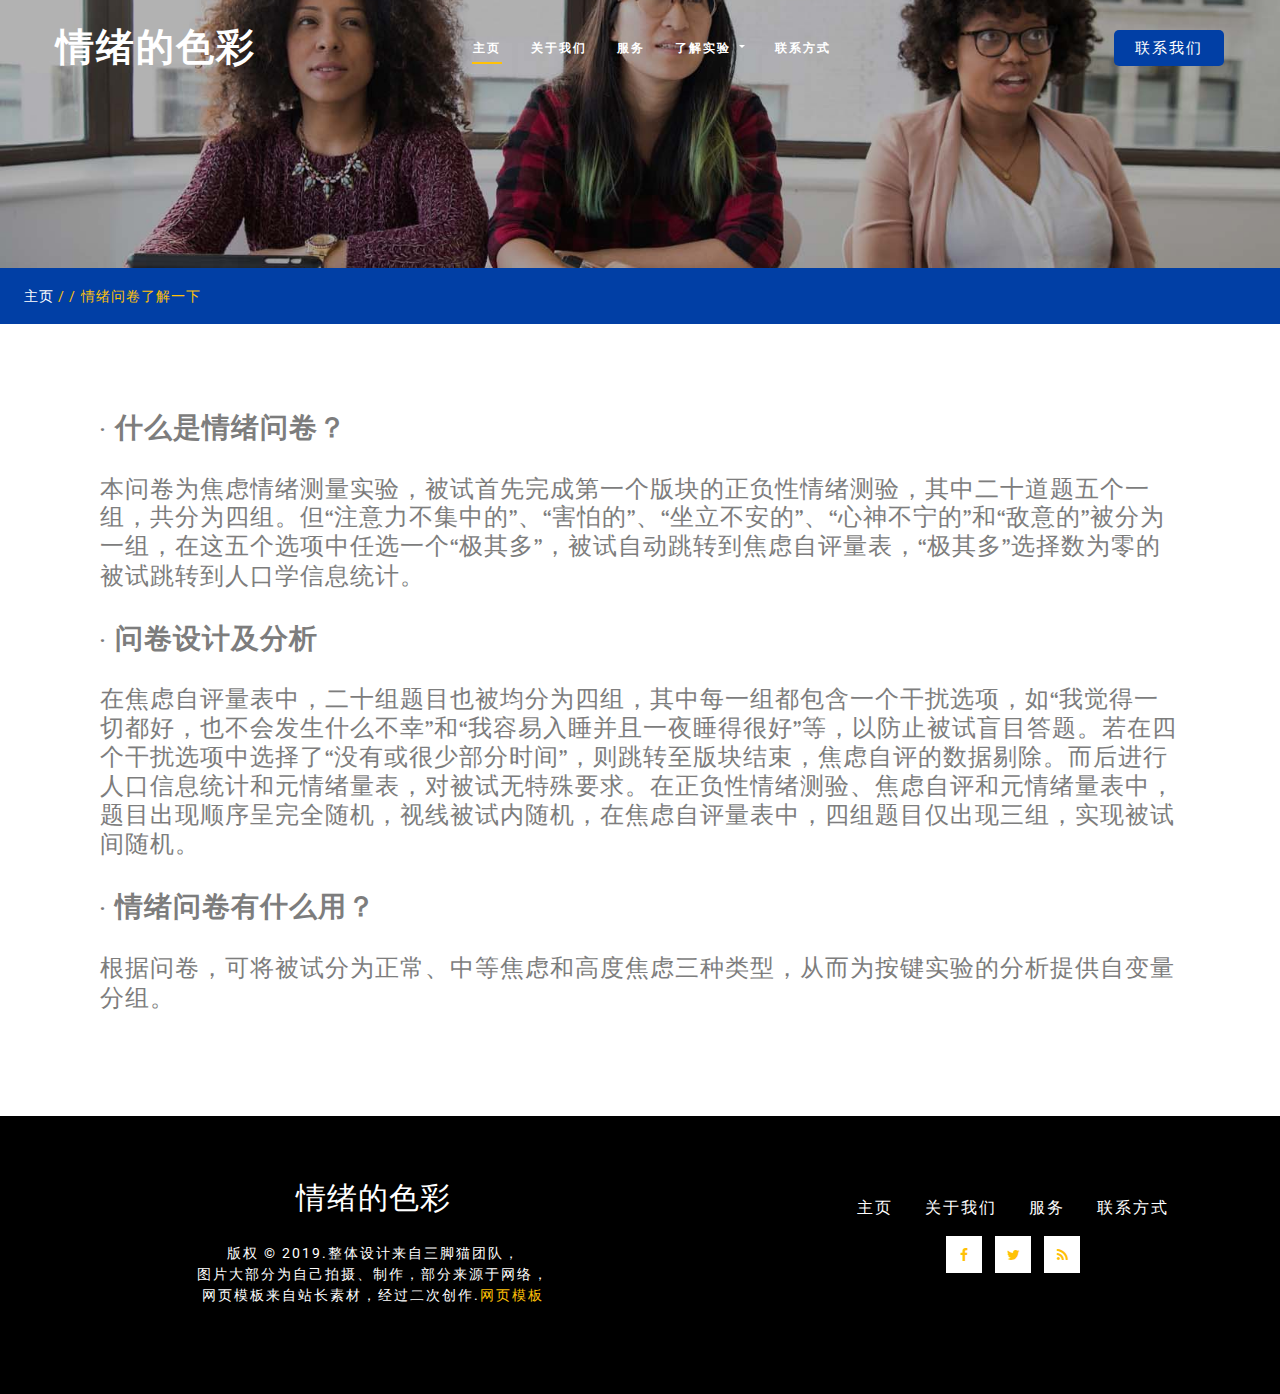
<file: wenjuanfenxi.html>
<!DOCTYPE html>
<html lang="zxx">
   <head>
      <meta charset="utf-8">
      <title>情绪的色彩-了解实验</title>
      <!--meta tags -->
      <meta charset="UTF-8">
      <meta name="viewport" content="width=device-width, initial-scale=1">
      <meta name="keywords" content="" />
      <script>
         addEventListener("load", function () {
         	setTimeout(hideURLbar, 0);
         }, false);
         
         function hideURLbar() {
         	window.scrollTo(0, 1);
         }
      </script>
      <!--//meta tags ends here-->
      <!--booststrap-->
      <link href="css/bootstrap.min.css" rel="stylesheet" type="text/css" media="all">
      <!--//booststrap end-->
      <!-- font-awesome icons -->
      <link href="css/font-awesome.css" rel="stylesheet">
      <!-- //font-awesome icons -->
      <!--stylesheets-->
      <link href="css/style.css" rel='stylesheet' type='text/css' media="all">
      <!--//stylesheets-->
      <link href="http://fonts.googleapis.com/css?family=Mukta+Malar:400,500,600,700" rel="stylesheet">
      <link href="http://fonts.googleapis.com/css?family=Roboto:400,500" rel="stylesheet">
   </head>
   <body>
      <div class="header-outs" id="header">
         <!--banner -->
         <div class="header-w3layouts">
            <!--//navigation section -->
            <nav class="navbar navbar-expand-lg navbar-light">
               <div class="hedder-up">
                  <h1><a class="navbar-brand" href="index.html">情绪的色彩</a></h1>
               </div>
               <button class="navbar-toggler" type="button" data-toggle="collapse" data-target="#navbarSupportedContent" aria-controls="navbarSupportedContent" aria-expanded="false" aria-label="Toggle navigation">
               <span class="navbar-toggler-icon"></span>
               </button>
               <div class="collapse navbar-collapse justify-content-end" id="navbarSupportedContent">
                  <ul class="navbar-nav ">
                     <li class="nav-item active">
                        <a class="nav-link" href="index.html">主页 <span class="sr-only">(current)</span></a>
                     </li>
                     <li class="nav-item">
                        <a href="about.html" class="nav-link ">关于我们</a>
                     </li>
                     <li class="nav-item">
                        <a href="service.html" class="nav-link">服务</a>
                     </li>
                     <li class="nav-item dropdown">
                        <a class="nav-link dropdown-toggle" href="#" id="navbarDropdown" role="button" data-toggle="dropdown" aria-haspopup="true" aria-expanded="false">
                        了解实验
                        </a>
                        <div class="dropdown-menu" aria-labelledby="navbarDropdown">
                           <a class="nav-link " href="wenjuanfenxi.html">情绪问卷了解一下</a>
                           <a href="shiyanfenxi.html" class="nav-link">按键实验了解一下</a>
                        </div>
                     </li>
                     <li class="nav-item">
                        <a href="contact.html" class="nav-link">联系方式</a>
                     </li>
                     
                  </ul>
                  <div class="both-butns">
                     <ul>
                        
                        <li>
                           <div class="contact-hedder">
                              <a href="contact.html">
                              联系我们</a>
                           </div>
                        </li>
                     </ul>
                  </div>
               </div>
            </nav>
            <!--//navigation section -->
            <div class="clearfix"> </div>
         </div>
      </div>
      <!--//headder-->
      <div class="inner_page-banner one-img">
      </div>
      <!--//banner -->
      <!-- short -->
      <div class="using-border py-3">
         <div class="inner_breadcrumb  ml-4">
            <ul class="short_ls">
               <li>
                  <a href="index.html">主页</a>
                  <span>/ /</span>
               </li>
               <li>情绪问卷了解一下</li>
            </ul>
         </div>
      </div>
      <!-- //short-->
      <!--Typography-->
      <section class="typography py-lg-4 py-md-3 py-sm-3 py-3">
         <div class="container py-lg-5 py-md-4 py-sm-4 py-3">
			<div class="typo-grids">
               <div class="sub-title">
                  <div class="bs-example">
                     <table class="table">
                        <tbody>
                           <tr>
                              <td>
                                 <h3 class="bootstrap-heading"><strong>· 什么是情绪问卷？</strong><a class="anchorjs-link" href="#h1.-bootstrap-heading"><span class="anchorjs-icon"></span></a></h3>
                              </td>
                           </tr>
                           <tr>
                              <td>
                                 <h4 class="bootstrap-heading">本问卷为焦虑情绪测量实验，被试首先完成第一个版块的正负性情绪测验，其中二十道题五个一组，共分为四组。但“注意力不集中的”、“害怕的”、“坐立不安的”、“心神不宁的”和“敌意的”被分为一组，在这五个选项中任选一个“极其多”，被试自动跳转到焦虑自评量表，“极其多”选择数为零的被试跳转到人口学信息统计。<a class="anchorjs-link" href="#h2.-bootstrap-heading"><span class="anchorjs-icon"></span></a></h4>
                              </td>
                           </tr>
                           <tr>
                              <td>
                                 <h3 class="bootstrap-heading"><strong>· 问卷设计及分析</strong><a class="anchorjs-link" href="#h1.-bootstrap-heading"><span class="anchorjs-icon"></span></a></h3>
                              </td>
                           </tr>
                           <tr>
                              <td>
                                 <h4 class="bootstrap-heading">在焦虑自评量表中，二十组题目也被均分为四组，其中每一组都包含一个干扰选项，如“我觉得一切都好，也不会发生什么不幸”和“我容易入睡并且一夜睡得很好”等，以防止被试盲目答题。若在四个干扰选项中选择了“没有或很少部分时间”，则跳转至版块结束，焦虑自评的数据剔除。而后进行人口信息统计和元情绪量表，对被试无特殊要求。在正负性情绪测验、焦虑自评和元情绪量表中，题目出现顺序呈完全随机，视线被试内随机，在焦虑自评量表中，四组题目仅出现三组，实现被试间随机。<a class="anchorjs-link" href="#h2.-bootstrap-heading"><span class="anchorjs-icon"></span></a></h4>
                              </td>
                           </tr>
                           <tr>
                              <td>
                                 <h3 class="bootstrap-heading"><strong>· 情绪问卷有什么用？</strong><a class="anchorjs-link" href="#h1.-bootstrap-heading"><span class="anchorjs-icon"></span></a></h3>
                              </td>
                           </tr>
                           <tr>
                              <td>
                                 <h4 class="bootstrap-heading">根据问卷，可将被试分为正常、中等焦虑和高度焦虑三种类型，从而为按键实验的分析提供自变量分组。<a class="anchorjs-link" href="#h2.-bootstrap-heading"><span class="anchorjs-icon"></span></a></h4>
                              </td>
                           </tr>
                        </tbody>
                     </table>
                  </div>
               </div>
            </div>
         </div>
      </section>
      <!--//Typography-->
      <!--footer-->
      <footer class="buttom-footer py-lg-5 py-md-4 py-sm-3 py-3">
         <div class="container-fluid py-3">
            <div class="row">
               <div class="col-lg-7 col-md-7">
                  <div class="headder-logo-icon text-center">
                     <h2><a href="index.html">情绪的色彩</a></h2>
                  </div>
                  <div class="footer-bottom py-lg-4 py-md-3 py-2 text-center">
                     <p>版权 &copy; 2019.整体设计来自三脚猫团队，<br/>
					 图片大部分为自己拍摄、制作，部分来源于网络，<br/>
					 网页模板来自站长素材，经过二次创作.<a target="_blank" href="http://sc.chinaz.com/moban/">&#x7F51;&#x9875;&#x6A21;&#x677F;</a></p>
                  </div>
               </div>
               <div class="col-lg-5 col-md-5">
                  <div class="buttom-nav py-2">
                     <nav class="border-line">
                        <ul class="nav justify-content-center">
                           <li class="nav-item active">
                              <a class="nav-link" href="index.html">主页 <span class="sr-only">(current)</span></a>
                           </li>
                           <li class="nav-item">
                              <a href="about.html" class="nav-link ">关于我们</a>
                           </li>
                           <li class="nav-item">
                              <a href="service.html" class="nav-link">服务</a>
                           </li>
                           <li class="nav-item">
                              <a href="contact.html" class="nav-link">联系方式</a>
                           </li>
                        </ul>
                     </nav>
                  </div>
                  <div class="icons text-center">
                     <ul>
                        <li><a href="#"><span class="fa fa-facebook"></span></a></li>
                        <li><a href="#"><span class="fa fa-twitter"></span></a></li>
                        <li><a href="#"><span class="fa fa-rss"></span></a></li>
                     </ul>
                  </div>
               </div>
            </div>
         </div>
      </footer>
      <!--//footer-->
      <!--js working-->
      <script src='js/jquery-2.2.3.min.js'></script>
      <!--//js working--> 
      <!--responsiveslides banner-->
      <script src="js/responsiveslides.min.js"></script>
      <script>
         // You can also use "$(window).load(function() {"
         $(function () {
         	// Slideshow 4
         	$("#slider4").responsiveSlides({
         		auto:true,
         		pager:false,
         		nav:true,
         		speed: 900,
         		namespace: "callbacks",
         		before: function () {
         			$('.events').append("<li>before event fired.</li>");
         		},
         		after: function () {
         			$('.events').append("<li>after event fired.</li>");
         		}
         	});
         
         });
      </script>
      <!--// responsiveslides banner-->	 
      <!--About OnScroll-Number-Increase-JavaScript -->
      <script src="js/jquery.waypoints.min.js"></script>
      <script src="js/jquery.countup.js"></script>
      <script>
         $('.counter').countUp();
      </script>
      <!-- //OnScroll-Number-Increase-JavaScript -->  
      <!-- start-smoth-scrolling -->
      <script src="js/move-top.js"></script>
      <script src="js/easing.js"></script>
      <script>
         jQuery(document).ready(function ($) {
         	$(".scroll").click(function (event) {
         		event.preventDefault();
         		$('html,body').animate({
         			scrollTop: $(this.hash).offset().top
         		}, 900);
         	});
         });
      </script>
      <!-- start-smoth-scrolling -->
      <!-- here stars scrolling icon -->
      <script>
         $(document).ready(function () {
         
         	var defaults = {
         		containerID: 'toTop', // fading element id
         		containerHoverID: 'toTopHover', // fading element hover id
         		scrollSpeed: 1100,
         		easingType: 'linear'
         	};
         
         
         	$().UItoTop({
         		easingType: 'easeOutQuart'
         	});
         
         });
      </script>
      <!-- //here ends scrolling icon -->
      <!--bootstrap working-->
      <script src="js/bootstrap.min.js"></script>
      <!-- //bootstrap working-->
   </body>
</html>
</file>
<file: css/style.css>
html,
body {
padding: 0;
margin: 0;
background: #fff;
letter-spacing: 1px;
font-family: 'Roboto', sans-serif;
}
body a {
outline: none;
transition: 0.5s all;
-webkit-transition: 0.5s all;
-moz-transition: 0.5s all;
-o-transition: 0.5s all;
-ms-transition: 0.5s all;
text-decoration: none;
}
body a:hover {
text-decoration: none;
}
body a:focus,
a:hover {
text-decoration: none;
}
input[type="button"],
input[type="submit"] {
transition: 0.5s all;
-webkit-transition: 0.5s all;
-moz-transition: 0.5s all;
-o-transition: 0.5s all;
-ms-transition: 0.5s all;
letter-spacing: 1px;
font-family:'Roboto', sans-serif;
}
select,input[type="email"],input[type="text"],input[type=password],
input[type="button"],input[type="submit"],textarea,span{
font-family: 'Roboto', sans-serif;
transition:0.5s all;
-webkit-transition:0.5s all;
-moz-transition:0.5s all;
-o-transition:0.5s all;
-ms-transition:0.5s all;
letter-spacing: 1px;
}
h1,
h2,
h3,
h4,
h5,
h6 {
margin: 0;
padding: 0;
font-family: 'Mukta Malar', sans-serif;
letter-spacing: 1px;
}
p {
margin: 0;
padding: 0;
letter-spacing: 1px;
font-family:'Roboto', sans-serif;
}
ul {
margin: 0;
padding: 0;
list-style-type: none;
}
ul li{display:inline-block;}
/*-- //Reset-Code --*/
h3.title {
font-size:35px;
color: #000;
letter-spacing: 3px;
font-weight: 600;
text-transform: uppercase;
}
h3.clr {
color: #fff;
}
.abt-icon-list-wls p,.service-wthree-info-left p,.team-text-wthree p,.clients-color-wthree p,.form-group p,.form-check p,.inner-abt-info p,.ser-txt-inner p,.footer_grid_left p,.footer_grid_left p a,.abt-inn-two p{
font-size: 14px;
color: #000;
line-height: 28px;
}
.service-wthree-info-left p{
color: #d8d8d8;
}
.abt-icon-list-wls h4,.service-wthree-info-left h4,.team-text-wthree h4,.clients-txt-wls h4,.login h5,.ser-txt-inner h4{
color: #013fa5;
font-size: 27px;
font-weight: 700;
}
.service{background:#013fa5;}
.service-wthree-info-left h4,.team-text-wthree h4,.ser-txt-inner h4{color:#ffc107;}
/*-- header --*/ 
/*-- nav --*/
.header-outs {
position:relative;
}
.header-w3layouts {
position: absolute;
width: 100%;
z-index: 99;
padding: 1em 4em;
}
h1 a.navbar-brand {
font-size: 40px;
color: #fff !important;
text-transform: capitalize;
font-weight: 700;
letter-spacing: 2px;
margin-left: 0px;
margin-right: 0px;
padding: 0em;
}
nav.navbar.navbar-expand-lg.navbar-light {
background:transparent;
}
.navbar-light .navbar-nav .active>.nav-link, .navbar-light .navbar-nav .nav-link.active, .navbar-light .navbar-nav .nav-link.show, .navbar-light .navbar-nav .show>.nav-link {
color:#fff;
border:none;
border-bottom:1px solid #fff;
}
.navbar-light .navbar-nav .nav-link{
color: #fff;
font-size: 12px;
letter-spacing: 2px;
text-transform: uppercase;
font-weight: 600;
margin: 0px 14px;
border:none;
border-bottom:2px solid transparent;
padding: 6px 1px 5px;
transition: 0.5s all;
-webkit-transition: 0.5s all;
-moz-transition: 0.5s all;
-o-transition: 0.5s all;
-ms-transition: 0.5s all;
}
.navbar-light .navbar-nav .nav-link:focus, .navbar-light .navbar-nav .nav-link:hover{
color:#fff;
border:none;
border-bottom:2px solid #ffc107;
}
.navbar-light .navbar-nav .active>.nav-link, .navbar-light .navbar-nav .nav-link.active, .navbar-light .navbar-nav .nav-link.show, .navbar-light .navbar-nav .show>.nav-link {
color:#fff;
border-bottom:2px solid #ffc107;
}
.dropdown-menu.show {
background: #013fa5;
}
.both-butns {
text-align: right;
width:41%;
}
button.login-hedder {
background: #013fa5;
color: #fff;
font-size: 13px;
border: none;
letter-spacing: 2px;
padding: 7px 9px;
font-weight: 600;
border-radius: 5px;
margin-left: 17px;
}
button.register-hedder,.contact-hedder a{
font-size: 15px;
letter-spacing: 2px;
border:none;
border-radius:5px;
}
button.register-hedder{
background: #fff;
color: #000;
padding: 7px 24px;
}
.contact-hedder a,.submit{
padding:10px 24px;	
margin-left:15px;
letter-spacing:2px;
background:#013fa5;
color:#fff;}
.submit{margin-left:0px;}
button.login-hedder:hover,.contact-hedder a:hover,button.register-hedder:hover,.submit:hover{background:#ffc107;
color:#000;}
/*--//nav --*/
/*-- //header --*/ 
/*-- banner --*/ 
.one-img{  background: url(../images/b1.jpg)no-repeat center;}
.two-img{  background: url(../images/b2.jpg)no-repeat center;}
.three-img{  background: url(../images/b3.jpg)no-repeat center;} 
.slider-img{  background-size: cover;
-webkit-background-size: cover;
-moz-background-size: cover;
-o-background-size: cover;
-ms-background-size: cover;
min-height: 800px;}  
.rslides {
position: relative;
list-style: none;
overflow: hidden;
width: 100%;
padding: 0;
margin: 0;
}
.rslides li {
-webkit-backface-visibility: hidden;
position: absolute;
display: none;
width: 100%;
left: 0;
top: 0;
}
.rslides li:first-child {
position: relative;
display: block;
float: left;
}
.rslides img {
display: block;
height: auto;
float: left;
width: 100%;
border: 0;
}
/*-- //banner Slider --*/
.rslides {
margin: 0 auto 40px;
}
#slider2,
#slider3 {
box-shadow: none;
-moz-box-shadow: none;
-webkit-box-shadow: none;
margin: 0 auto;
}
.rslides_tabs {
list-style: none;
padding: 0;
background: rgba(0,0,0,.25);
box-shadow: 0 0 1px rgba(255,255,255,.3), inset 0 0 5px rgba(0,0,0,1.0);
-moz-box-shadow: 0 0 1px rgba(255,255,255,.3), inset 0 0 5px rgba(0,0,0,1.0);
-webkit-box-shadow: 0 0 1px rgba(255,255,255,.3), inset 0 0 5px rgba(0,0,0,1.0);
font-size: 18px;
list-style: none;
margin: 0 auto 50px;
max-width: 540px;
padding: 10px 0;
text-align: center;
width: 100%;
}
.rslides_tabs li {
display: inline;
float: none;
margin-right: 1px;
}
.rslides_tabs a {
width: auto;
line-height: 20px;
padding: 9px 20px;
height: auto;
background: transparent;
display: inline;
}
.rslides_tabs li:first-child {
margin-left: 0;
}
.rslides_tabs .rslides_here a {
background: rgba(255,255,255,.1);
color: #fff;
font-weight: bold;
}
a {
color: #fff;
text-decoration: none;
}
/* Callback example */
/*.events {
list-style: none;
}*/
.callbacks_container {
position: relative;
float: left;
width: 100%;
}
.callbacks {
position: relative;
list-style: none;
overflow: hidden;
width: 100%;
padding: 0;
margin: 0;
}
.callbacks li {
position: absolute;
width: 100%;
left: 0;
top: 0;
}
.callbacks img {
display: block;
position: relative;
z-index: 1;
height: auto;
width: 100%;
border: 0;
}
.callbacks .caption {
display: block;
position: absolute;
z-index: 2;
font-size: 20px;
text-shadow: none;
color: #fff;
background: #000;
background: rgba(0,0,0, .8);
left: 0;
right: 0;
bottom: 0;
padding: 10px 20px;
margin: 0;
max-width: none;
}
.slider-info {
padding:19em 0 0;
}
.slider-info h5 {
font-size: 51px;
color:#fff;
font-weight: 700;
letter-spacing: 3px;
margin-bottom: 11px;
/* text-shadow: 1px 1px 7px #151212; */
}
.slider-sub h6 {
font-size: 2.5em;
color: #ffc107;
font-weight: 600;
line-height: 37px;
}
.slider-info p {
color: #fff;
font-size: 15px;
text-shadow: 2px 2px 8px #000;
padding:2.5em 45em 2em 0em;
line-height: 27px;
font-weight: 300;
letter-spacing: 0px;
}
.outs_more-buttn a,.subscrib-btnn,.click-me{
font-size: 16px;
color: #fff;
text-decoration: none;
text-transform: capitalize;
display: inline-block;
letter-spacing: 2px;
background-color: #ffc107;
outline: none;
padding: 10px 24px;
border: 2px solid #ffc107;
}
.outs_more-buttn a:hover,.subscrib-btnn:hover,.click-me:hover{background:#013fa5;}
.callbacks_nav {
position: absolute;
-webkit-tap-highlight-color: rgba(0,0,0,0);
top:53%;
left: 0;
opacity: 0.7;
z-index: 3;
text-indent: -9999px;
overflow: hidden;
text-decoration: none;
height: 53px;
width: 53px;
background:rgba(230, 230, 230, 0) url("../images/left-arrow.png") no-repeat left top;
margin-top: -45px;
}
.callbacks_nav:active {
opacity: 1.0;
}
.callbacks_nav.next {
left: auto;
background:rgba(230, 230, 230, 0)  url("../images/right-arrow.png") no-repeat 0px 0px;
background-position: right top;
right: 0;
}
.callbacks_nav ,
.callbacks_nav.next {
background-size:40px;
}
/*--pager--*/
/*.callbacks_tabs {
list-style: none;
position: absolute;
padding: 0;
bottom: 182px;
left: 24%;
margin: 0;
z-index: 9;
display: block;
text-align: center;
}
.callbacks_tabs li {
display: inline-block;
margin: 0px 2px 0px;
}
.callbacks_tabs a {
visibility: hidden;
}
.callbacks_tabs a:after {
content: "\f111";
font-size: 0;
font-family: FontAwesome;
visibility: visible;
display: block;
width: 21px;
height: 21px;
display: inline-block;
background: #d40000;
border: none;
border-radius: 50%;
}
.callbacks_here a:after {
background: #fff;
border: 4px solid #d40000;
}*/
/*-- inner-banner --*/ 
.inner_page-banner {
text-align: center;
background: url(../images/b1.jpg) no-repeat center;
background-size: cover;
-webkit-background-size: cover;
-moz-background-size: cover;
-o-background-size: cover;
-ms-background-size: cover;
min-height: 300px;
}
ul.short_ls li a {
color: #fff;
text-decoration: none;
}
ul.short_ls li {
list-style: none;
display: inline-block;
letter-spacing: 1px;
color:#ffc107;
font-size: 14px;
}
.using-border {
width: 100%;
border: none;
background:#013fa5;
}
/*-- //inner-banner --*/ 
/*-- //banner --*/
/*-- about--*/
.abtr-inner-sub span {
font-size: 43px;
color: #ffc107;
width: 108px;
height: 108px;
line-height: 97px;
border-radius: 152px 15px 152px 15px;
-moz-border-radius: 152px 15px 152px 15px;
-webkit-border-radius: 47px 0px 47px 0px;
border: 2px solid #013fa5;
transition: 0.5s all;
-webkit-transition: 0.5s all;
-moz-transition: 0.5s all;
-o-transition: 0.5s all;
-ms-transition: 0.5s all;
box-shadow: 2px 1px 9px 0px #000;
-webkit-box-shadow: 2px 1px 9px 0px #000;
-moz-box-shadow: 2px 1px 9px 0px #000;
}
/*--inner-about-- */
.list-job-grid ul li {
display: block;
padding-bottom: 11px;
}
.list-job-grid ul li h6 {
display: inline-block;
}
.abut-inner-head h4,.abut-two-txt h4{
font-size: 31px;
color: #ffc107;
letter-spacing: 1px;
}
.list-job-grid ul li h6{font-size:22px;
color:#013fa5;}
.list-job-grid ul li span {
font-size: 20px;
color: #fff;
width: 41px;
text-align: center;
line-height: 42px;
/* padding-right: 15px; */
background: #ffc107;
border-radius: 50px;
height: 41px;
margin-right: 15px;
}
/*--//inner-about-- */
/*-- about--*/
/*-- Service--*/
.move-right {
text-align: right;
}
.service-num-left h6 {
padding: 0px;
font-size: 25px;
text-align: center;
color: #000;
background:#fff;
width: 56px;
height: 56px;
line-height: 57px;
border-radius: 50px;
}
/*--inner-service-- */
.ser-txt-inner {
background: #efefef;
padding: 0em 2em 2em;
}
/*--//inner-service-- */
/*--//Service--*/
#image-gallery .modal-footer{
display: block;
}
/*--team--*/
.icon-wthree-top img {
width: 80px;
height: 79px;
text-align: center;
line-height: 67px;
background: #03a9f4;
position: absolute;
border-radius: 50%;
top: -47px;
left: 82px;
}
.team-position {
border: 2px double #000;
padding: 3em 1em 2em;
position: relative;
}
.icons-client ul li span {
margin-right: 0.5em;
font-size: 15px;
width: 35px;
height: 35px;
margin-top: 21px;
line-height: 35px;
background: #013fa5;
border-radius: 50px;
color: #ffffff;
transition: 0.5s all;
-webkit-transition: 0.5s all;
-moz-transition: 0.5s all;
-o-transition: 0.5s all;
-ms-transition: 0.5s all;
}
.icons-client ul li span:hover {
background: #000;
}
/*--//team--*/
/*--testmonial-- */
.clients{background:#ffc107;}
/* The colour of the indicators */
.testmonials .carousel-indicators li {
background: #a3a3a3;
border-radius: 50%;
width: 8px;
height: 8px;
cursor:pointer;
}
.testmonials .carousel-indicators .active {
background:#000;
}
.clients-gride-grid {
padding:2em 2em;
background: #f7f7f7;
border:2px solid #cdcdcd;
}
.clients-gride-grid:hover{border:2px  dotted #000;}
.carousel-indicators {
bottom: -57px;
}
.clients-w3pvt-img img {
border: 2px solid #ffc107;
border-radius: 50%;
padding: 5px;
}
/*--//testmonial-- */
/*--Fun Facts--*/
.left-side-w3layouts h5{
font-size: 15px;
color: #000;
}
.progress.my-bar {
height: 3px;
}
/*-- counter--*/
.counter {
font-size:27px;
color:#fff;
font-weight:900;
letter-spacing: 1px;
}
.stat-info h5{
font-size: 19px;
line-height: 26px;
color:#ffc107;
text-transform:capitalize;
font-style: italic;
}
.stats-grid {
background: #013fa5;
padding: 1em 1em;
}
/*-- //counter --*/
/*--//Fun Facts--*/
/*--contact--*/
.contact-forms input, .contact-forms textarea {
width: 100%;
font-size: 14px;
color: #000;
padding: .8em .7em;
background: transparent;
outline: none;
border: 1px solid #013fa5;
border-radius: 0px;
outline: none !important;
}
.contact-forms textarea {
resize: none;
height:15em;
}
.address_mail_footer_grids iframe {
width: 100%;
height: 17em;
}
.contact_footer_grid_left span {
font-size:30px;
color: #013fa5;
}
.contact-forms ::-webkit-input-placeholder {
/* Chrome/Opera/Safari */
color:#000;
}
.contact-forms ::-moz-placeholder {
/* Firefox 19+ */
color:#000;
}
.contact-forms :-ms-input-placeholder {
/* IE 10+ */
color:#000;
}
.contact-forms :-moz-placeholder {
/* Firefox 18- */
color:#000;
}
/*--//contact--*/
/*--Typography-- */
.sub-title span.border {
width: 70px;
height: 71px;
margin: 12px;
display: inline-block;
background: #f7f7f7;
}
.sub-head h4 {
font-size: 29px;
font-weight: 600;
color:#013fa5;
}
.progress-bar {
display: -webkit-box;
display: -ms-flexbox;
display: flex;
-webkit-box-orient: vertical;
-webkit-box-direction: normal;
-ms-flex-direction: column;
flex-direction: column;
-webkit-box-pack: center;
-ms-flex-pack: center;
justify-content: center;
color: #fff;
text-align: center;
background-color: #007bff;
transition: width .6s ease;
}
.table > thead > tr > th, .table > tbody > tr > th, .table > tfoot > tr > th, .table > thead > tr > td, .table > tbody > tr > td, .table > tfoot > tr > td {
font-size: 12px;
color:#7d7d7d;
border-top: none !important;
}
.table td, .table>tbody>tr>td, .table>tbody>tr>th, .table>tfoot>tr>td, .table>tfoot>tr>th, .table>thead>tr>td, .table>thead>tr>th {
padding: 15px!important;
}
/*--//Typography-- */
/* footer */
footer{background:#000;}
.email-sub-w3layouts input[type="email"] {
width: 42%;
margin: 0px auto;
font-size: 14px;
color: #000;
outline: none !important;
border: 2px solid #ffffff;
background: #fff;
}
.headder-logo-icon h2 a {
font-size: 30px;
text-transform: uppercase;
color: #fff;
}
/*--footer nav--*/
.nav-link:focus, .nav-link:hover {
color:#ffc107;
text-decoration: none;
}
.nav-link {
font-size: 17px;
color: #fff;
letter-spacing: 2px;
}
/*--//footer nav--*/
footer p {
font-size: 14px;
color: #fff;
letter-spacing: 2px;
}
footer p a {
color:#ffc107;
}
footer p a:hover {
color:#fff;
text-decoration:underline;
}
.icons ul li a span {
font-size: 14px;
letter-spacing: 0px;
text-align: center;
margin: 0px 4px;
color:#ffc107;
background: #fff;
line-height: 38px;
width: 36px;
line-height: 38px;
height: 37px;
/* border: 1px solid #000; */
/* border-radius: 20px; */
transition: 0.5s all;
-webkit-transition: 0.5s all;
transition: 0.5s all;
-moz-transition: 0.5s all;
}
.icons ul li a span:hover{
color: #fff;
background:#ffc107;
}
/*--//Footer--*/
/*-- to-top --*/
#toTop {
display: none;
text-decoration: none;
position: fixed;
bottom: 20px;
right: 2%;
overflow: hidden;
z-index: 999; 
width: 46px;
height:46px;
border: none;
text-indent: 100%;
background: url(../images/arrow.png) no-repeat 0px 0px;
}
#toTopHover {
width: 32px;
height:82px;
display: block;
overflow: hidden;
float: right;
opacity: 0;
-moz-opacity: 0;
filter: alpha(opacity=0);
}
/*-- //to-top --*/
/*--responsive--*/
@media(max-width:1920px){
}
@media(max-width:1680px){
}
@media(max-width:1600px){
}
@media(max-width:1440px){
.slider-img {
min-height: 680px;
}	
.slider-info {
padding: 14em 0 0;
}
.slider-info h5 {
font-size: 47px;
}
.slider-sub h6 {
font-size: 2.3em;
line-height: 33px;
}
.slider-info p {
font-size: 15px;
padding: 2.2em 42em 1.7em 0em;
}
.both-butns {
width: 39%;
}
.abtr-inner-sub span {
font-size: 41px;
width: 104px;
height: 104px;
line-height: 95px;
}
.service-num-left h6 {
width: 53px;
height: 53px;
line-height: 55px;
}
.counter {
font-size: 25px;
}
.outs_more-buttn a, .subscrib-btnn, .click-me {
padding: 8px 22px;
}
.inner_page-banner {
min-height: 268px;
}
.abut-inner-head h4, .abut-two-txt h4 {
font-size: 29px;
}
}
@media(max-width:1366px){
h1 a.navbar-brand {
font-size: 38px;
}
button.register-hedder{
padding: 7px 21px;
}	
.contact-hedder a, .submit {
padding: 9px 21px;
}
.abt-icon-list-wls h4, .service-wthree-info-left h4, .team-text-wthree h4, .clients-txt-wls h4, .login h5, .ser-txt-inner h4 {
font-size: 26px;
}
h3.title {
font-size: 33px;
}
.nav-link {
font-size: 16px;
}
}
@media(max-width:1280px){
.header-w3layouts {
padding: 1em 2.5em;
}
.slider-img {
min-height: 600px;
}
.slider-info h5 {
font-size: 45px;
letter-spacing: 2px;
margin-bottom: 8px;
}
.slider-info p {
padding: 2em 41em 1.7em 0em;
}
.slider-info {
padding: 12em 0 0;
}
.slider-sub h6 {
font-size: 2.1em;
}
.abtr-inner-sub span {
font-size: 41px;
width: 100px;
height: 100px;
line-height: 94px;
}
.team-position {
padding: 3em 1em 1.7em;
}
.icons-client ul li span {
width: 33px;
height: 33px;
margin-top: 18px;
line-height: 33px;
}
.list-job-grid ul li h6 {
font-size: 21px;
}
.list-job-grid ul li span {
font-size: 19px;
line-height: 41px;
}
.contact_footer_grid_left span {
font-size: 28px;
}
.contact-forms input, .contact-forms textarea {
padding: .7em .7em;
}
.contact-forms textarea {
height: 14em;
}
.address_mail_footer_grids iframe {
height: 15em;
}
}
@media(max-width:1080px){
.stats-grid {
padding: .7em .7em;
}
.clients-gride-grid {
padding: 1.7em 1.7em;
}	
.email-sub-w3layouts input[type="email"] {
width: 47%;
}
.inner_page-banner {
min-height: 254px;
}
.ser-txt-inner {
padding: 0em 1em 1.5em;
}
}
@media(max-width:1050px){
.both-butns {
width: 37%;
}
h1 a.navbar-brand {
font-size: 36px;
}
.navbar-light .navbar-nav .nav-link {
margin: 0px 11px;
padding: 3px 1px 4px;
}
.header-w3layouts {
padding: 1em 1.5em;
}
button.login-hedder {
padding: 5px 8px;
margin-left: 9px;
letter-spacing: 1px;
}
button.register-hedder {
padding: 7px 17px;
letter-spacing: 1px;
}
.contact-hedder a, .submit {
padding: 9px 17px;
letter-spacing: 1px;
}
.slider-info p {
padding: 1.7em 35em 1.5em 0em;
}
.abt-icon-list-wls h4, .service-wthree-info-left h4, .team-text-wthree h4, .clients-txt-wls h4, .login h5, .ser-txt-inner h4 {
font-size: 24px;
}
.icon-wthree-top img {
width: 77px;
height: 75px;
top: -43px;
left: 61px;
}
}
@media(max-width:1024px){
.outs_more-buttn a,.subscrib-btnn,.click-me {
padding: 7px 20px;
}	
.icons ul li a span {
width: 34px;
line-height: 34px;
height: 34px;
}
.email-sub-w3layouts input[type="email"] {
width: 51%;
}
.callbacks_nav, .callbacks_nav.next {
background-size: 35px;
}
.abut-inner-head h4, .abut-two-txt h4 {
font-size: 27px;
}
.list-job-grid ul li h6 {
font-size: 20px;
}
}
@media(max-width:991px){
div#navbarSupportedContent {
background:#000;
text-align: center;
padding: 13px 0px;
}
.navbar-light .navbar-toggler {
border-color: rgb(0, 0, 0);
background:#013fa5;
padding: 7px 8px;
margin-top: 0px;
outline: none;
margin-right: 16px;
cursor: pointer;
/* border-radius: 6px; */
transition: 0.5s all;
-webkit-transition: 0.5s all;
-moz-transition: 0.5s all;
-o-transition: 0.5s all;
-ms-transition: 0.5s all;
}
.navbar-light .navbar-toggler:hover {
background:#ffc107;
}
.navbar-light .navbar-nav .nav-link {
padding: 14px 12px;
width: 10%;
margin: 0px auto;
}
button.login-hedder {
margin-left: 0px;
margin-top: 16px;
margin-bottom: 27px;
}	
.both-butns {
width:100%;
text-align: center;
}
.both-butns ul li {
display: block;
}
.contact-hedder a{
margin-left: 0px;
display: inline-block;
margin: 23px 0px;
}
.slider-info p {
padding: 1.5em 18em 1.3em 0em;
}
.slider-img {
min-height: 560px;
}
.slider-info {
padding: 10em 0 0;
}
.slider-info h5 {
font-size: 42px;
margin-bottom: 7px;
}
.abtr-inner-sub span {
font-size:38px;
width: 95px;
height: 95px;
line-height: 91px;
}
.abut-list-w3layouts:nth-child(1),.abut-list-w3layouts:nth-child(2) {
margin-bottom: 34px;
}
.service-num-left h6 {
width: 49px;
height: 49px;
line-height: 49px;
font-size: 24px;
}
.icon-wthree-top img {
left: 121px;
}
.ser-icon:nth-child(1),.ser-icon:nth-child(2){
margin-bottom: 69px;
}
.clients-gride-img:nth-child(2){
margin: 38px 0px;
}
.nav-link {
font-size: 15px;
}
.abt-inn-two {
margin-top: 36px;
}
.ser-blog-grid:nth-child(1),.ser-blog-grid:nth-child(2){
margin-bottom: 31px;
}
.btn {
font-size: 13px;
}
.thumb:nth-child(3),.thumb:nth-child(4){
margin-top: 21px;
}
.address_mail_footer_grids iframe {
height: 13em;
}
.contact-forms textarea {
height: 13em;
}
}
@media(max-width:900px){
.headder-logo-icon h2 a {
font-size: 26px;
}
footer p {
letter-spacing: 1px;
}	
.nav-link {
font-size: 14px;
letter-spacing: 1px;
}
.outs_more-buttn a, .subscrib-btnn, .click-me {
font-size: 15px;
}
h3.title {
font-size: 31px;
letter-spacing: 2px;
}
.counter {
font-size: 23px;
}
.stat-info h5 {
font-size: 17px;
line-height: 23px;
}
.navbar-light .navbar-nav .nav-link {
width: 13%;
}
.email-sub-w3layouts input[type="email"] {
width: 58%;
}
}
@media(max-width:800px){
h1 a.navbar-brand {
font-size: 34px;
}
.header-w3layouts {
padding: .5em 1em;
}
.contact-hedder a, .submit {
padding: 7px 15px;
font-size: 14px;
}
button.register-hedder {
padding: 7px 15px;
font-size: 14px;
}
.navbar-light .navbar-nav .nav-link {
padding: 12px 12px;
}
.abt-icon-list-wls h4, .service-wthree-info-left h4, .team-text-wthree h4, .clients-txt-wls h4, .login h5, .ser-txt-inner h4 {
font-size: 23px;
}
.icons-client ul li span {
width: 31px;
height: 31px;
margin-top: 16px;
line-height: 31px;
font-size: 14px;
}
footer p {
letter-spacing: 1px;
}
.headder-logo-icon h2 a {
font-size: 24px;
}
.nav-link {
padding: 14px 11px;
}
.list-job-grid ul li span {
font-size: 17px;
line-height: 40px;
}
}
@media(max-width:768px){
.slider-img {
min-height: 511px;
}	
.slider-info h5 {
font-size: 39px;
margin-bottom: 6px;
letter-spacing: 1px;
}
.slider-info p {
padding: 1.2em 14em 1em 0em;
font-size: 14px;
}
.slider-info {
padding: 9.5em 0 0;
}
.outs_more-buttn a, .subscrib-btnn, .click-me {
padding: 7px 17px;
}
.service-num-left h6 {
width: 46px;
height: 46px;
line-height: 46px;
}
.counter{
font-size: 21px;
}
.email-sub-w3layouts input[type="email"] {
width: 63%;
}
footer p {
font-size: 13px;
}
.nav-link {
padding: 14px 10px;
}
.icons ul li a span {
width: 31px;
line-height: 31px;
height: 31px;
}
.ser-txt-inner {
padding: 0em 1em 1em;
}
.table td, .table>tbody>tr>td, .table>tbody>tr>th, .table>tfoot>tr>td, .table>tfoot>tr>th, .table>thead>tr>td, .table>thead>tr>th {
padding: 10px!important;
}
h4.bootstrap-heading {
font-size: 17px;
}
h5.bootstrap-heading {
font-size: 16px;
}
}
@media(max-width:767px){
.slider-info p {
padding: 1.2em 8em 1em 0em;
}	
.navbar-light .navbar-nav .nav-link {
width: 15%;
}
.outs_more-buttn a, .subscrib-btnn, .click-me {
letter-spacing: 1px;
}
.abtr-inner-sub span {
font-size: 35px;
width: 92px;
height: 92px;
line-height: 88px;
}
.move-right {
text-align:center;
}
.gap-service{margin-top:20px;}
.icon-wthree-top img {
width: 70px;
height: 70px;
top: -36px;
left: 81px;
}
h3.title {
font-size: 29px;
}
.ser-icon:nth-child(1), .ser-icon:nth-child(2) {
margin-bottom: 63px;
}
.clients-gride-grid {
padding: 1.5em 1.5em;
}
.team-position {
padding: 2.5em 1em 1.5em;
}
.left-side-w3layouts {
margin-top: 28px;
}
.inner-icon {
margin-top: 20px;
}
.contact-right {
margin-top: 33px;
}
}
@media(max-width:736px){
.slider-sub h6 {
font-size: 1.8em;
line-height: 31px;
}
.list-job-grid ul li span {
width: 39px;
line-height:39px;
height: 39px;
}
.contact-forms textarea {
height: 11em;
}
.address_mail_footer_grids iframe {
height: 12em;
}
}
@media(max-width:667px){
.slider-img {
min-height: 463px;
}
.slider-info {
padding: 9em 0 0;
}
.slider-info h5 {
font-size: 37px;
}
.slider-sub h6 {
font-size: 1.6em;
line-height: 29px;
}
.callbacks_nav, .callbacks_nav.next {
background-size: 30px;
}
.abtr-inner-sub span {
width: 86px;
height: 86px;
line-height: 84px;
}
.email-sub-w3layouts input[type="email"] {
width: 68%;
}
}
@media(max-width:640px){
.navbar-light .navbar-nav .nav-link {
width: 17%;
padding: 10px 12px;
}
button.login-hedder {
margin-top: 13px;
margin-bottom: 23px;
}
.contact-hedder a {
margin: 19px 0px;
}
h1 a.navbar-brand {
font-size: 32px;
}
.service-num-left h6 {
width: 43px;
height: 43px;
line-height: 43px;
}
.stat-info h5{
line-height: 21px;
}
}
@media(max-width:600px){
.email-sub-w3layouts input[type="email"] {
width: 72%;
}
.abtr-inner-sub span {
width: 83px;
height: 83px;
line-height: 81px;
font-size: 32px;
}	
.ser-icon:nth-child(1), .ser-icon:nth-child(2) {
margin-bottom: 60px;
}
.clients-gride-img:nth-child(2) {
margin: 31px 0px;
}
.carousel-indicators {
bottom: -42px;
}
}
@media(max-width:568px){
.navbar-light .navbar-nav .nav-link {
width: 19%;
}
.slider-info {
padding: 9em 0 0;
text-align: center;
}
.slider-info p {
padding: 1.2em 0em 1em 0em;
}
.abut-list-w3layouts:nth-child(1),.abut-list-w3layouts:nth-child(2),.abut-list-w3layouts:nth-child(3){
margin-bottom: 30px;
}
.icon-wthree-top img {
left: 221px;
}
.ser-icon:nth-child(1),.ser-icon:nth-child(2),.ser-icon:nth-child(3){
margin-bottom: 60px;
}
.clients-gride-grid {
padding: 1em 1em;
}
.list-job-grid ul li h6 {
font-size: 19px;
}
.ser-blog-grid {
width: 91%;
margin: 0px auto;
}
.ser-blog-grid:nth-child(1), .ser-blog-grid:nth-child(2), .ser-blog-grid:nth-child(3) {
margin-bottom:29px;
}
.thumb {
width: 50%;
}
.contact-forms input, .contact-forms textarea {
padding: .6em .6em;
}
}
@media(max-width:480px){
.navbar-light .navbar-nav .nav-link {
width: 22%
}
.slider-img {
min-height: 432px;
}
.slider-info {
padding: 8em 0 0;
}
.icon-wthree-top img {
left: 184px;
}
.abt-icon-list-wls h4, .service-wthree-info-left h4, .team-text-wthree h4, .clients-txt-wls h4, .login h5, .ser-txt-inner h4 {
font-size: 22px;
}
.clients-gride-img:nth-child(2) {
margin: 24px 0px;
}
.counter {
font-size: 19px;
}
.email-sub-w3layouts input[type="email"] {
width: 83%;
}
.headder-logo-icon h2 a {
font-size: 23px;
}	
.abut-inner-head h4, .abut-two-txt h4 {
font-size: 26px;
}
h1.bootstrap-heading {
font-size: 23px;
}
h2.bootstrap-heading {
font-size: 20px;
}
.table h3 {
font-size: 19px;
}
}
@media(max-width:440px){
.navbar-light .navbar-nav .nav-link {
width: 26%;
}
footer p {
font-size: 13px;
line-height: 30px;
}	
.nav-link {
padding: 7px 10px;
}
.outs_more-buttn a, .subscrib-btnn, .click-me {
font-size: 14px;
}
.email-sub-w3layouts input[type="email"] {
width: 89%;
}
.ser-blog-grid {
width: 95%;
}
}
@media(max-width:414px){
h3.title {
font-size: 27px;
}
.slider-img {
min-height: 404px;
}
.slider-info {
padding: 7em 0 0;
}	
.slider-info h5 {
font-size: 35px;
}
.slider-sub h6 {
font-size: 1.4em;
}
.callbacks_nav, .callbacks_nav.next {
background-size: 26px;
}
.abtr-inner-sub span {
width: 79px;
height: 79px;
line-height: 79px;
font-size: 30px;
}
.icon-wthree-top img {
left: 149px;
}
}
@media(max-width:384px){
.navbar-light .navbar-nav .nav-link {
width: 29%;
}
.header-w3layouts {
padding: .5em .5em;
}
.service-num-left h6 {
width: 40px;
height: 40px;
line-height: 40px;
}
.icon-wthree-top img {
left: 135px;
}
.icons-client ul li span {
margin-top: 13px;	
}
h3.title {
letter-spacing: 1px;
}
.list-job-grid ul li span {
margin-right: 11px;
}
.thumb {
width: 75%;
margin: 0px auto;
}
.thumb:nth-child(3),.thumb:nth-child(4),.thumb:nth-child(2){
margin-top: 18px;
}
}
@media(max-width:375px){
.slider-info h5 {
font-size: 33px;
}
.slider-info p {
padding: .9em 0em 1em 0em;
}
.outs_more-buttn a, .subscrib-btnn, .click-me {
padding: 7px 15px;
}
.icon-wthree-top img {
left: 126px;
}
.email-sub-w3layouts input[type="email"] {
width: 95%;
}	
.thumb {
width: 85%;
}
}
@media(max-width:320px){
.navbar-light .navbar-nav .nav-link {
width: 37%;
}
h1 a.navbar-brand {
font-size: 30px;
}
.slider-info h5 {
font-size: 28px;
}
.abtr-inner-sub span {
width: 75px;
height: 75px;
line-height: 75px;
font-size: 27px;
}
.icon-wthree-top img {
left: 101px;
}
.email-sub-w3layouts input[type="email"] {
width: 100%;
}
.nav-link {
padding: 7px 8px;
}	
.list-job-grid ul li span {
width: 37px;
line-height: 37px;
height: 37px;
}
.ser-blog-grid {
width: 100%;
}
.thumb {
width:100%;
}
.contact-forms textarea {
height: 9em;
}
.address_mail_footer_grids iframe {
height: 10em;
}
}
/*--//responsive--*/
</file>
